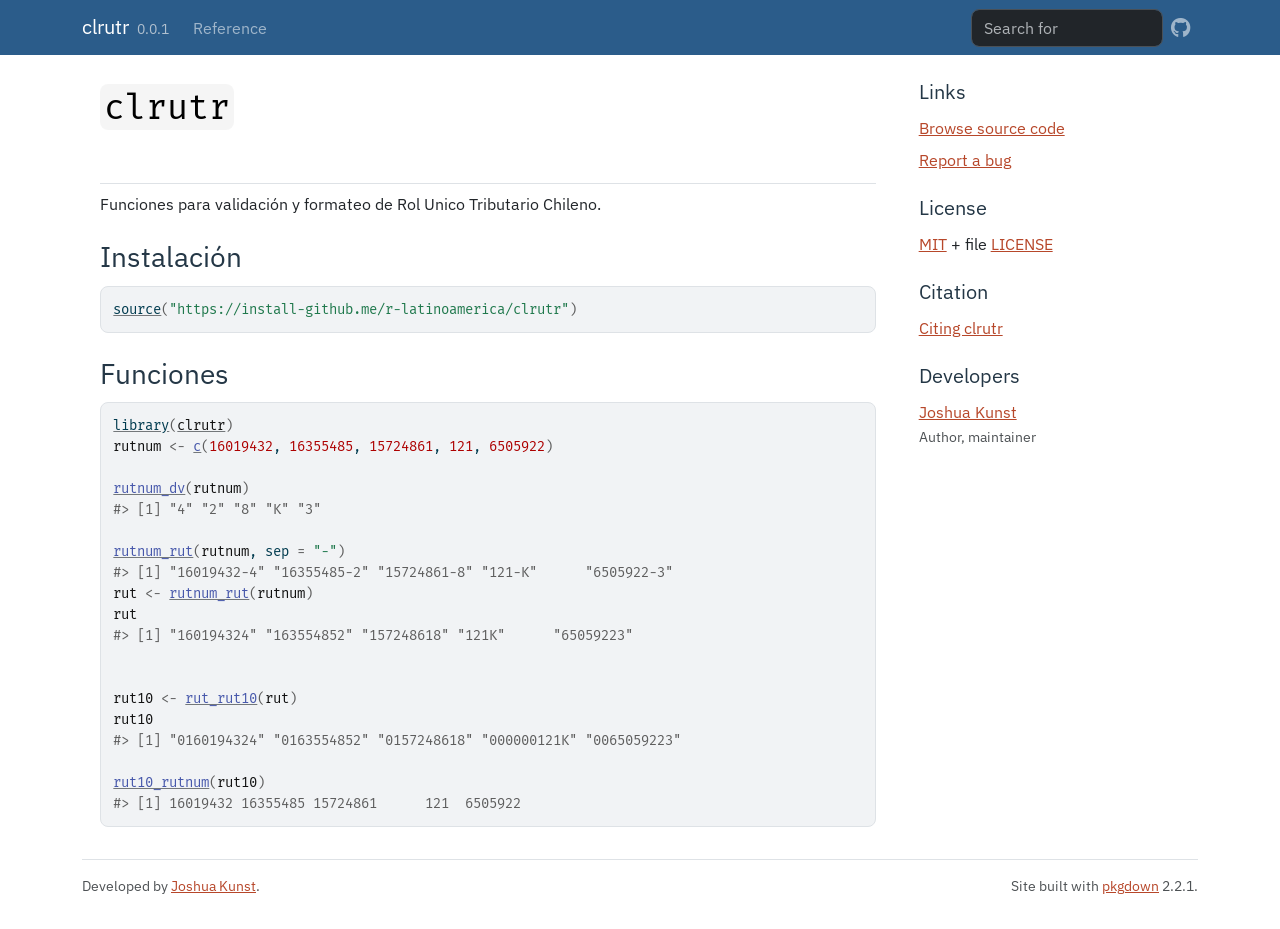
<file: index.html>
<!DOCTYPE html>
<!-- Generated by pkgdown: do not edit by hand --><html lang="es">
<head>
<meta http-equiv="Content-Type" content="text/html; charset=UTF-8">
<meta charset="utf-8">
<meta http-equiv="X-UA-Compatible" content="IE=edge">
<meta name="viewport" content="width=device-width, initial-scale=1, shrink-to-fit=no">
<title>Funciones para formatear Rol Unico Tributario de Chile • clrutr</title>
<script src="deps/jquery-3.6.0/jquery-3.6.0.min.js"></script><meta name="viewport" content="width=device-width, initial-scale=1, shrink-to-fit=no">
<link href="deps/bootstrap-5.3.8/bootstrap.min.css" rel="stylesheet">
<script src="deps/bootstrap-5.3.8/bootstrap.bundle.min.js"></script><link href="deps/IBM_Plex_Sans-0.4.10/font.css" rel="stylesheet">
<link href="deps/Fira_Mono-0.4.10/font.css" rel="stylesheet">
<link href="deps/font-awesome-6.5.2/css/all.min.css" rel="stylesheet">
<link href="deps/font-awesome-6.5.2/css/v4-shims.min.css" rel="stylesheet">
<script src="deps/headroom-0.11.0/headroom.min.js"></script><script src="deps/headroom-0.11.0/jQuery.headroom.min.js"></script><script src="deps/bootstrap-toc-1.0.1/bootstrap-toc.min.js"></script><script src="deps/clipboard.js-2.0.11/clipboard.min.js"></script><script src="deps/search-1.0.0/autocomplete.jquery.min.js"></script><script src="deps/search-1.0.0/fuse.min.js"></script><script src="deps/search-1.0.0/mark.min.js"></script><!-- pkgdown --><script src="pkgdown.js"></script><meta property="og:title" content="Funciones para formatear Rol Unico Tributario de Chile">
<meta name="description" content="Funciones para formatear en distintos formatos el rol unico tributario de Chile.">
<meta property="og:description" content="Funciones para formatear en distintos formatos el rol unico tributario de Chile.">
<!-- Google tag (gtag.js) --><script async src="https://www.googletagmanager.com/gtag/js?id=G-ECZ9XLT78C"></script><script>
  window.dataLayer = window.dataLayer || [];
  function gtag(){dataLayer.push(arguments);}
  gtag('js', new Date());
  gtag('config', 'G-ECZ9XLT78C');
</script>
</head>
<body>
    <a href="#main" class="visually-hidden-focusable">Skip to contents</a>


    <nav class="navbar navbar-expand-lg fixed-top bg-primary" data-bs-theme="dark" aria-label="Site navigation"><div class="container">

    <a class="navbar-brand me-2" href="index.html">clrutr</a>

    <small class="nav-text text-muted me-auto" data-bs-toggle="tooltip" data-bs-placement="bottom" title="">0.0.1</small>


    <button class="navbar-toggler" type="button" data-bs-toggle="collapse" data-bs-target="#navbar" aria-controls="navbar" aria-expanded="false" aria-label="Toggle navigation">
      <span class="navbar-toggler-icon"></span>
    </button>

    <div id="navbar" class="collapse navbar-collapse ms-3">
      <ul class="navbar-nav me-auto">
<li class="nav-item"><a class="nav-link" href="reference/index.html">Reference</a></li>
      </ul>
<ul class="navbar-nav">
<li class="nav-item"><form class="form-inline" role="search">
 <input class="form-control" type="search" name="search-input" id="search-input" autocomplete="off" aria-label="Search site" placeholder="Search for" data-search-index="search.json">
</form></li>
<li class="nav-item"><a class="external-link nav-link" href="https://github.com/jbkunst/clrutr/" aria-label="GitHub"><span class="fa fab fa-github fa-lg"></span></a></li>
      </ul>
</div>


  </div>
</nav><div class="container template-home">
<div class="row">
  <main id="main" class="col-md-9"><div class="section level1">
<div class="page-header"><h1 id="clrutr">
<code>clrutr</code><a class="anchor" aria-label="anchor" href="#clrutr"></a>
</h1></div>
<p>Funciones para validación y formateo de Rol Unico Tributario Chileno.</p>
<div class="section level2">
<h2 id="instalación">Instalación<a class="anchor" aria-label="anchor" href="#instalaci%C3%B3n"></a>
</h2>
<div class="sourceCode" id="cb1"><pre class="downlit sourceCode r">
<code class="sourceCode R"><span><span class="kw"><a href="https://rdrr.io/r/base/source.html" class="external-link">source</a></span><span class="op">(</span><span class="st">"https://install-github.me/r-latinoamerica/clrutr"</span><span class="op">)</span></span></code></pre></div>
</div>
<div class="section level2">
<h2 id="funciones">Funciones<a class="anchor" aria-label="anchor" href="#funciones"></a>
</h2>
<div class="sourceCode" id="cb2"><pre class="downlit sourceCode r">
<code class="sourceCode R"><span><span class="kw"><a href="https://rdrr.io/r/base/library.html" class="external-link">library</a></span><span class="op">(</span><span class="va"><a href="https://jkunst.com/clrutr/">clrutr</a></span><span class="op">)</span></span>
<span><span class="va">rutnum</span> <span class="op">&lt;-</span> <span class="fu"><a href="https://rdrr.io/r/base/c.html" class="external-link">c</a></span><span class="op">(</span><span class="fl">16019432</span>, <span class="fl">16355485</span>, <span class="fl">15724861</span>, <span class="fl">121</span>, <span class="fl">6505922</span><span class="op">)</span></span>
<span></span>
<span><span class="fu"><a href="reference/rutnum_dv.html">rutnum_dv</a></span><span class="op">(</span><span class="va">rutnum</span><span class="op">)</span></span>
<span><span class="co">#&gt; [1] "4" "2" "8" "K" "3"</span></span>
<span></span>
<span><span class="fu"><a href="reference/rutnum_rut.html">rutnum_rut</a></span><span class="op">(</span><span class="va">rutnum</span>, sep <span class="op">=</span> <span class="st">"-"</span><span class="op">)</span></span>
<span><span class="co">#&gt; [1] "16019432-4" "16355485-2" "15724861-8" "121-K"      "6505922-3"</span></span>
<span><span class="va">rut</span> <span class="op">&lt;-</span> <span class="fu"><a href="reference/rutnum_rut.html">rutnum_rut</a></span><span class="op">(</span><span class="va">rutnum</span><span class="op">)</span></span>
<span><span class="va">rut</span></span>
<span><span class="co">#&gt; [1] "160194324" "163554852" "157248618" "121K"      "65059223"</span></span>
<span></span>
<span></span>
<span><span class="va">rut10</span> <span class="op">&lt;-</span> <span class="fu"><a href="reference/rut_rut10.html">rut_rut10</a></span><span class="op">(</span><span class="va">rut</span><span class="op">)</span></span>
<span><span class="va">rut10</span></span>
<span><span class="co">#&gt; [1] "0160194324" "0163554852" "0157248618" "000000121K" "0065059223"</span></span>
<span></span>
<span><span class="fu"><a href="reference/rut10_rutnum.html">rut10_rutnum</a></span><span class="op">(</span><span class="va">rut10</span><span class="op">)</span></span>
<span><span class="co">#&gt; [1] 16019432 16355485 15724861      121  6505922</span></span></code></pre></div>
</div>
</div>
  </main><aside class="col-md-3"><div class="links">
<h2 data-toc-skip>Links</h2>
<ul class="list-unstyled">
<li><a href="https://github.com/jbkunst/clrutr/" class="external-link">Browse source code</a></li>
<li><a href="https://github.com/jbkunst/clrutr/issues" class="external-link">Report a bug</a></li>
</ul>
</div>

<div class="license">
<h2 data-toc-skip>License</h2>
<ul class="list-unstyled">
<li>
<a href="https://opensource.org/licenses/mit-license.php" class="external-link">MIT</a> + file <a href="LICENSE-text.html">LICENSE</a>
</li>
</ul>
</div>


<div class="citation">
<h2 data-toc-skip>Citation</h2>
<ul class="list-unstyled">
<li><a href="authors.html#citation">Citing clrutr</a></li>
</ul>
</div>

<div class="developers">
<h2 data-toc-skip>Developers</h2>
<ul class="list-unstyled">
<li>
<a href="https://jkunst.com" class="external-link">Joshua Kunst</a> <br><small class="roles"> Author, maintainer </small>   </li>
</ul>
</div>



  </aside>
</div>


    <footer><div class="pkgdown-footer-left">
  <p>Developed by <a href="https://jkunst.com" class="external-link">Joshua Kunst</a>.</p>
</div>

<div class="pkgdown-footer-right">
  <p>Site built with <a href="https://pkgdown.r-lib.org/" class="external-link">pkgdown</a> 2.2.1.</p>
</div>

    </footer>
</div>





  </body>
</html>
</file>
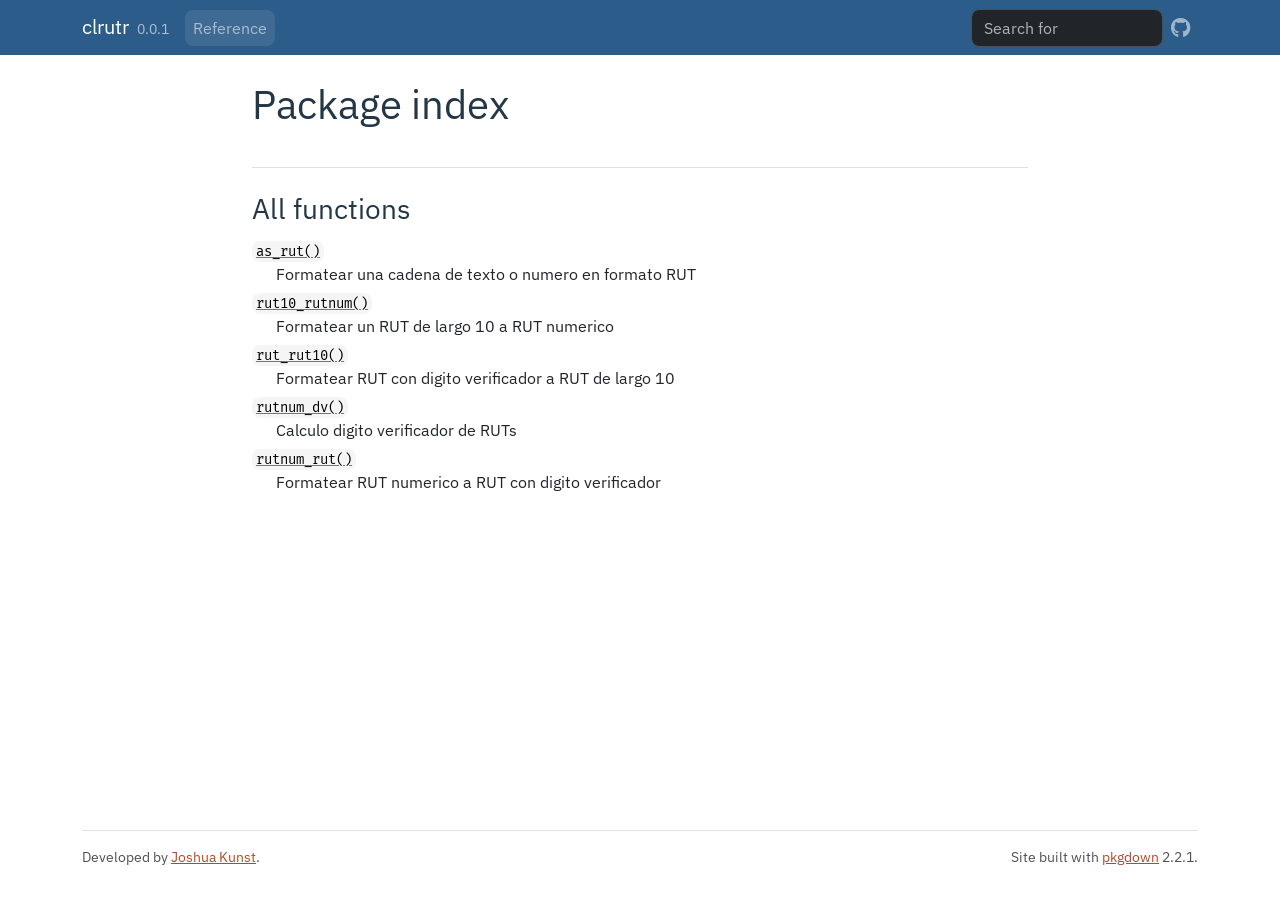
<file: reference/index.html>
<!DOCTYPE html>
<!-- Generated by pkgdown: do not edit by hand --><html lang="es"><head><meta http-equiv="Content-Type" content="text/html; charset=UTF-8"><meta charset="utf-8"><meta http-equiv="X-UA-Compatible" content="IE=edge"><meta name="viewport" content="width=device-width, initial-scale=1, shrink-to-fit=no"><title>Package index • clrutr</title><script src="../deps/jquery-3.6.0/jquery-3.6.0.min.js"></script><meta name="viewport" content="width=device-width, initial-scale=1, shrink-to-fit=no"><link href="../deps/bootstrap-5.3.8/bootstrap.min.css" rel="stylesheet"><script src="../deps/bootstrap-5.3.8/bootstrap.bundle.min.js"></script><link href="../deps/IBM_Plex_Sans-0.4.10/font.css" rel="stylesheet"><link href="../deps/Fira_Mono-0.4.10/font.css" rel="stylesheet"><link href="../deps/font-awesome-6.5.2/css/all.min.css" rel="stylesheet"><link href="../deps/font-awesome-6.5.2/css/v4-shims.min.css" rel="stylesheet"><script src="../deps/headroom-0.11.0/headroom.min.js"></script><script src="../deps/headroom-0.11.0/jQuery.headroom.min.js"></script><script src="../deps/bootstrap-toc-1.0.1/bootstrap-toc.min.js"></script><script src="../deps/clipboard.js-2.0.11/clipboard.min.js"></script><script src="../deps/search-1.0.0/autocomplete.jquery.min.js"></script><script src="../deps/search-1.0.0/fuse.min.js"></script><script src="../deps/search-1.0.0/mark.min.js"></script><!-- pkgdown --><script src="../pkgdown.js"></script><meta property="og:title" content="Package index"><!-- Google tag (gtag.js) --><script async src="https://www.googletagmanager.com/gtag/js?id=G-ECZ9XLT78C"></script><script>
  window.dataLayer = window.dataLayer || [];
  function gtag(){dataLayer.push(arguments);}
  gtag('js', new Date());
  gtag('config', 'G-ECZ9XLT78C');
</script></head><body>
    <a href="#main" class="visually-hidden-focusable">Skip to contents</a>


    <nav class="navbar navbar-expand-lg fixed-top bg-primary" data-bs-theme="dark" aria-label="Site navigation"><div class="container">

    <a class="navbar-brand me-2" href="../index.html">clrutr</a>

    <small class="nav-text text-muted me-auto" data-bs-toggle="tooltip" data-bs-placement="bottom" title="">0.0.1</small>


    <button class="navbar-toggler" type="button" data-bs-toggle="collapse" data-bs-target="#navbar" aria-controls="navbar" aria-expanded="false" aria-label="Toggle navigation">
      <span class="navbar-toggler-icon"></span>
    </button>

    <div id="navbar" class="collapse navbar-collapse ms-3">
      <ul class="navbar-nav me-auto"><li class="active nav-item"><a class="nav-link" href="../reference/index.html">Reference</a></li>
      </ul><ul class="navbar-nav"><li class="nav-item"><form class="form-inline" role="search">
 <input class="form-control" type="search" name="search-input" id="search-input" autocomplete="off" aria-label="Search site" placeholder="Search for" data-search-index="../search.json"></form></li>
<li class="nav-item"><a class="external-link nav-link" href="https://github.com/jbkunst/clrutr/" aria-label="GitHub"><span class="fa fab fa-github fa-lg"></span></a></li>
      </ul></div>


  </div>
</nav><div class="container template-reference-index">
<div class="row">
  <main id="main" class="col-md-9"><div class="page-header">

      <h1>Package index</h1>
    </div>

    <div class="section level2">
      <h2 id="all-functions">All functions<a class="anchor" aria-label="anchor" href="#all-functions"></a></h2>



      <dl></dl></div><div class="section level2">




      <dl><dt>

          <code><a href="as_rut.html">as_rut()</a></code>

        </dt>
        <dd>Formatear una cadena de texto o numero en formato RUT</dd>

        <dt>

          <code><a href="rut10_rutnum.html">rut10_rutnum()</a></code>

        </dt>
        <dd>Formatear un RUT de largo 10 a RUT numerico</dd>

        <dt>

          <code><a href="rut_rut10.html">rut_rut10()</a></code>

        </dt>
        <dd>Formatear RUT con digito verificador a RUT de largo 10</dd>

        <dt>

          <code><a href="rutnum_dv.html">rutnum_dv()</a></code>

        </dt>
        <dd>Calculo digito verificador de RUTs</dd>

        <dt>

          <code><a href="rutnum_rut.html">rutnum_rut()</a></code>

        </dt>
        <dd>Formatear RUT numerico a RUT con digito verificador</dd>
      </dl></div>
  </main></div>


    <footer><div class="pkgdown-footer-left">
  <p>Developed by <a href="https://jkunst.com" class="external-link">Joshua Kunst</a>.</p>
</div>

<div class="pkgdown-footer-right">
  <p>Site built with <a href="https://pkgdown.r-lib.org/" class="external-link">pkgdown</a> 2.2.1.</p>
</div>

    </footer></div>





  </body></html>
</file>
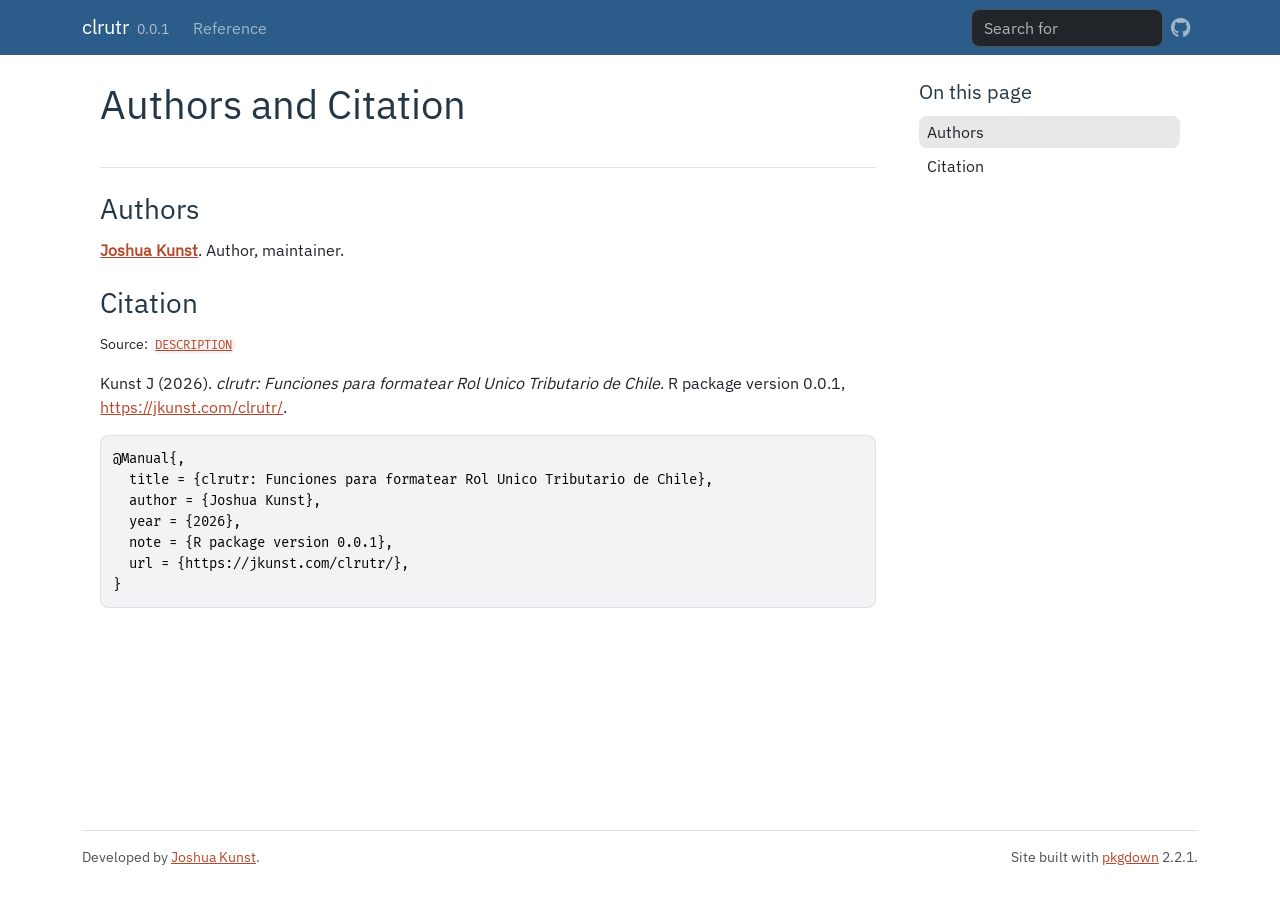
<file: authors.html>
<!DOCTYPE html>
<!-- Generated by pkgdown: do not edit by hand --><html lang="es"><head><meta http-equiv="Content-Type" content="text/html; charset=UTF-8"><meta charset="utf-8"><meta http-equiv="X-UA-Compatible" content="IE=edge"><meta name="viewport" content="width=device-width, initial-scale=1, shrink-to-fit=no"><title>Authors and Citation • clrutr</title><script src="deps/jquery-3.6.0/jquery-3.6.0.min.js"></script><meta name="viewport" content="width=device-width, initial-scale=1, shrink-to-fit=no"><link href="deps/bootstrap-5.3.8/bootstrap.min.css" rel="stylesheet"><script src="deps/bootstrap-5.3.8/bootstrap.bundle.min.js"></script><link href="deps/IBM_Plex_Sans-0.4.10/font.css" rel="stylesheet"><link href="deps/Fira_Mono-0.4.10/font.css" rel="stylesheet"><link href="deps/font-awesome-6.5.2/css/all.min.css" rel="stylesheet"><link href="deps/font-awesome-6.5.2/css/v4-shims.min.css" rel="stylesheet"><script src="deps/headroom-0.11.0/headroom.min.js"></script><script src="deps/headroom-0.11.0/jQuery.headroom.min.js"></script><script src="deps/bootstrap-toc-1.0.1/bootstrap-toc.min.js"></script><script src="deps/clipboard.js-2.0.11/clipboard.min.js"></script><script src="deps/search-1.0.0/autocomplete.jquery.min.js"></script><script src="deps/search-1.0.0/fuse.min.js"></script><script src="deps/search-1.0.0/mark.min.js"></script><!-- pkgdown --><script src="pkgdown.js"></script><meta property="og:title" content="Authors and Citation"><!-- Google tag (gtag.js) --><script async src="https://www.googletagmanager.com/gtag/js?id=G-ECZ9XLT78C"></script><script>
  window.dataLayer = window.dataLayer || [];
  function gtag(){dataLayer.push(arguments);}
  gtag('js', new Date());
  gtag('config', 'G-ECZ9XLT78C');
</script></head><body>
    <a href="#main" class="visually-hidden-focusable">Skip to contents</a>


    <nav class="navbar navbar-expand-lg fixed-top bg-primary" data-bs-theme="dark" aria-label="Site navigation"><div class="container">

    <a class="navbar-brand me-2" href="index.html">clrutr</a>

    <small class="nav-text text-muted me-auto" data-bs-toggle="tooltip" data-bs-placement="bottom" title="">0.0.1</small>


    <button class="navbar-toggler" type="button" data-bs-toggle="collapse" data-bs-target="#navbar" aria-controls="navbar" aria-expanded="false" aria-label="Toggle navigation">
      <span class="navbar-toggler-icon"></span>
    </button>

    <div id="navbar" class="collapse navbar-collapse ms-3">
      <ul class="navbar-nav me-auto"><li class="nav-item"><a class="nav-link" href="reference/index.html">Reference</a></li>
      </ul><ul class="navbar-nav"><li class="nav-item"><form class="form-inline" role="search">
 <input class="form-control" type="search" name="search-input" id="search-input" autocomplete="off" aria-label="Search site" placeholder="Search for" data-search-index="search.json"></form></li>
<li class="nav-item"><a class="external-link nav-link" href="https://github.com/jbkunst/clrutr/" aria-label="GitHub"><span class="fa fab fa-github fa-lg"></span></a></li>
      </ul></div>


  </div>
</nav><div class="container template-citation-authors">
<div class="row">
  <main id="main" class="col-md-9"><div class="page-header">

      <h1>Authors and Citation</h1>
    </div>

    <div class="section level2">
      <h2>Authors</h2>

      <ul class="list-unstyled"><li>
          <p><strong><a href="https://jkunst.com" class="external-link">Joshua Kunst</a></strong>. Author, maintainer.
          </p>
        </li>
      </ul></div>

    <div class="section level2">
      <h2 id="citation">Citation</h2>
      <p><small class="dont-index">Source: <a href="https://github.com/jbkunst/clrutr/blob/master/DESCRIPTION" class="external-link"><code>DESCRIPTION</code></a></small></p>

      <p>Kunst J (2026).
<em>clrutr: Funciones para formatear Rol Unico Tributario de Chile</em>.
R package version 0.0.1, <a href="https://jkunst.com/clrutr/">https://jkunst.com/clrutr/</a>.
</p>
      <pre>@Manual{,
  title = {clrutr: Funciones para formatear Rol Unico Tributario de Chile},
  author = {Joshua Kunst},
  year = {2026},
  note = {R package version 0.0.1},
  url = {https://jkunst.com/clrutr/},
}</pre>
    </div>

  </main><aside class="col-md-3"><nav id="toc" aria-label="Table of contents"><h2>On this page</h2>
    </nav></aside></div>


    <footer><div class="pkgdown-footer-left">
  <p>Developed by <a href="https://jkunst.com" class="external-link">Joshua Kunst</a>.</p>
</div>

<div class="pkgdown-footer-right">
  <p>Site built with <a href="https://pkgdown.r-lib.org/" class="external-link">pkgdown</a> 2.2.1.</p>
</div>

    </footer></div>





  </body></html>
</file>
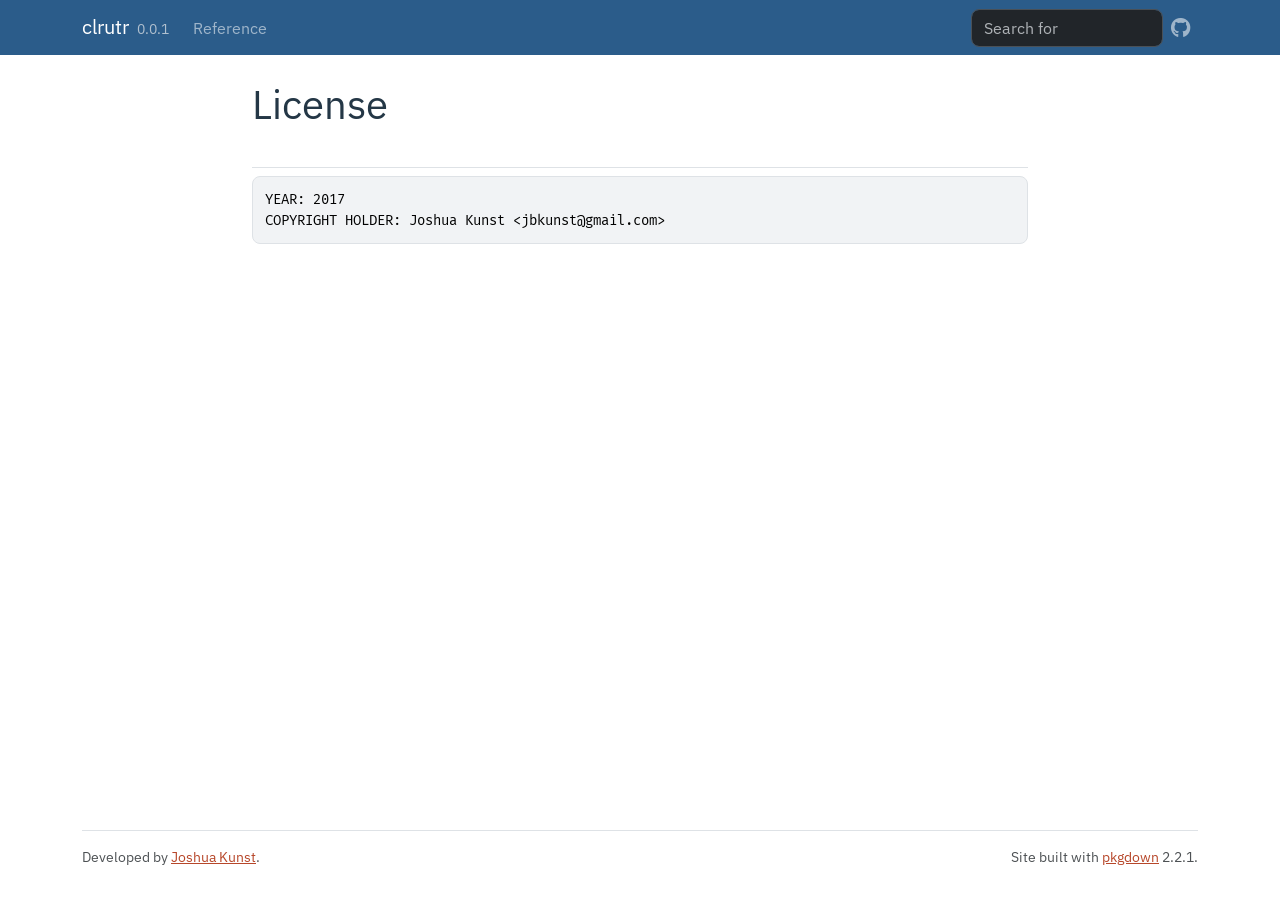
<file: LICENSE-text.html>
<!DOCTYPE html>
<!-- Generated by pkgdown: do not edit by hand --><html lang="es"><head><meta http-equiv="Content-Type" content="text/html; charset=UTF-8"><meta charset="utf-8"><meta http-equiv="X-UA-Compatible" content="IE=edge"><meta name="viewport" content="width=device-width, initial-scale=1, shrink-to-fit=no"><title>License • clrutr</title><script src="deps/jquery-3.6.0/jquery-3.6.0.min.js"></script><meta name="viewport" content="width=device-width, initial-scale=1, shrink-to-fit=no"><link href="deps/bootstrap-5.3.8/bootstrap.min.css" rel="stylesheet"><script src="deps/bootstrap-5.3.8/bootstrap.bundle.min.js"></script><link href="deps/IBM_Plex_Sans-0.4.10/font.css" rel="stylesheet"><link href="deps/Fira_Mono-0.4.10/font.css" rel="stylesheet"><link href="deps/font-awesome-6.5.2/css/all.min.css" rel="stylesheet"><link href="deps/font-awesome-6.5.2/css/v4-shims.min.css" rel="stylesheet"><script src="deps/headroom-0.11.0/headroom.min.js"></script><script src="deps/headroom-0.11.0/jQuery.headroom.min.js"></script><script src="deps/bootstrap-toc-1.0.1/bootstrap-toc.min.js"></script><script src="deps/clipboard.js-2.0.11/clipboard.min.js"></script><script src="deps/search-1.0.0/autocomplete.jquery.min.js"></script><script src="deps/search-1.0.0/fuse.min.js"></script><script src="deps/search-1.0.0/mark.min.js"></script><!-- pkgdown --><script src="pkgdown.js"></script><meta property="og:title" content="License"><!-- Google tag (gtag.js) --><script async src="https://www.googletagmanager.com/gtag/js?id=G-ECZ9XLT78C"></script><script>
  window.dataLayer = window.dataLayer || [];
  function gtag(){dataLayer.push(arguments);}
  gtag('js', new Date());
  gtag('config', 'G-ECZ9XLT78C');
</script></head><body>
    <a href="#main" class="visually-hidden-focusable">Skip to contents</a>


    <nav class="navbar navbar-expand-lg fixed-top bg-primary" data-bs-theme="dark" aria-label="Site navigation"><div class="container">

    <a class="navbar-brand me-2" href="index.html">clrutr</a>

    <small class="nav-text text-muted me-auto" data-bs-toggle="tooltip" data-bs-placement="bottom" title="">0.0.1</small>


    <button class="navbar-toggler" type="button" data-bs-toggle="collapse" data-bs-target="#navbar" aria-controls="navbar" aria-expanded="false" aria-label="Toggle navigation">
      <span class="navbar-toggler-icon"></span>
    </button>

    <div id="navbar" class="collapse navbar-collapse ms-3">
      <ul class="navbar-nav me-auto"><li class="nav-item"><a class="nav-link" href="reference/index.html">Reference</a></li>
      </ul><ul class="navbar-nav"><li class="nav-item"><form class="form-inline" role="search">
 <input class="form-control" type="search" name="search-input" id="search-input" autocomplete="off" aria-label="Search site" placeholder="Search for" data-search-index="search.json"></form></li>
<li class="nav-item"><a class="external-link nav-link" href="https://github.com/jbkunst/clrutr/" aria-label="GitHub"><span class="fa fab fa-github fa-lg"></span></a></li>
      </ul></div>


  </div>
</nav><div class="container template-title-body">
<div class="row">
  <main id="main" class="col-md-9"><div class="page-header">

      <h1>License</h1>

    </div>

<pre>YEAR: 2017
COPYRIGHT HOLDER: Joshua Kunst &lt;jbkunst@gmail.com&gt;
</pre>

  </main></div>


    <footer><div class="pkgdown-footer-left">
  <p>Developed by <a href="https://jkunst.com" class="external-link">Joshua Kunst</a>.</p>
</div>

<div class="pkgdown-footer-right">
  <p>Site built with <a href="https://pkgdown.r-lib.org/" class="external-link">pkgdown</a> 2.2.1.</p>
</div>

    </footer></div>





  </body></html>
</file>
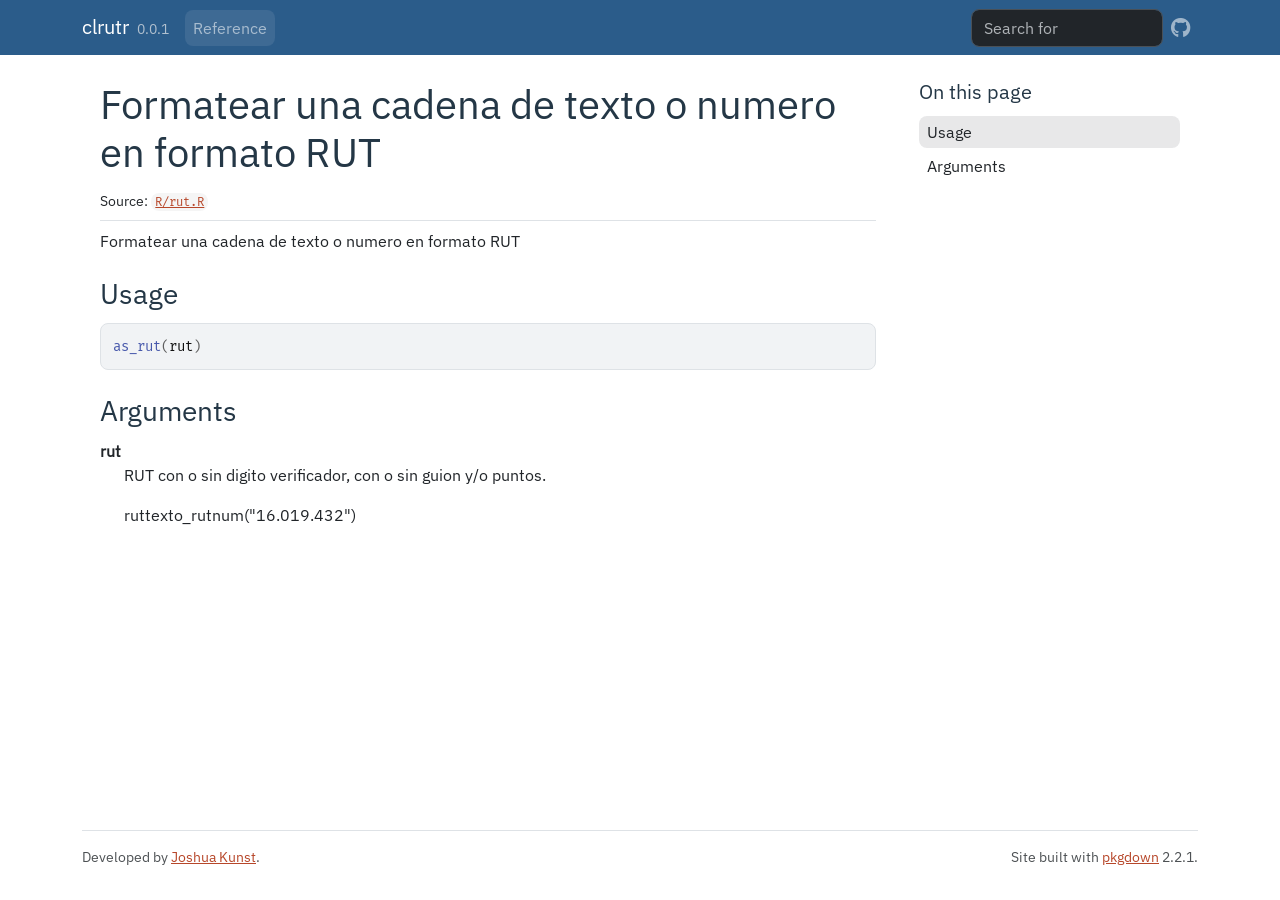
<file: reference/as_rut.html>
<!DOCTYPE html>
<!-- Generated by pkgdown: do not edit by hand --><html lang="es"><head><meta http-equiv="Content-Type" content="text/html; charset=UTF-8"><meta charset="utf-8"><meta http-equiv="X-UA-Compatible" content="IE=edge"><meta name="viewport" content="width=device-width, initial-scale=1, shrink-to-fit=no"><title>Formatear una cadena de texto o numero en formato RUT — as_rut • clrutr</title><script src="../deps/jquery-3.6.0/jquery-3.6.0.min.js"></script><meta name="viewport" content="width=device-width, initial-scale=1, shrink-to-fit=no"><link href="../deps/bootstrap-5.3.8/bootstrap.min.css" rel="stylesheet"><script src="../deps/bootstrap-5.3.8/bootstrap.bundle.min.js"></script><link href="../deps/IBM_Plex_Sans-0.4.10/font.css" rel="stylesheet"><link href="../deps/Fira_Mono-0.4.10/font.css" rel="stylesheet"><link href="../deps/font-awesome-6.5.2/css/all.min.css" rel="stylesheet"><link href="../deps/font-awesome-6.5.2/css/v4-shims.min.css" rel="stylesheet"><script src="../deps/headroom-0.11.0/headroom.min.js"></script><script src="../deps/headroom-0.11.0/jQuery.headroom.min.js"></script><script src="../deps/bootstrap-toc-1.0.1/bootstrap-toc.min.js"></script><script src="../deps/clipboard.js-2.0.11/clipboard.min.js"></script><script src="../deps/search-1.0.0/autocomplete.jquery.min.js"></script><script src="../deps/search-1.0.0/fuse.min.js"></script><script src="../deps/search-1.0.0/mark.min.js"></script><!-- pkgdown --><script src="../pkgdown.js"></script><meta property="og:title" content="Formatear una cadena de texto o numero en formato RUT — as_rut"><meta name="description" content="Formatear una cadena de texto o numero en formato RUT"><meta property="og:description" content="Formatear una cadena de texto o numero en formato RUT"><!-- Google tag (gtag.js) --><script async src="https://www.googletagmanager.com/gtag/js?id=G-ECZ9XLT78C"></script><script>
  window.dataLayer = window.dataLayer || [];
  function gtag(){dataLayer.push(arguments);}
  gtag('js', new Date());
  gtag('config', 'G-ECZ9XLT78C');
</script></head><body>
    <a href="#main" class="visually-hidden-focusable">Skip to contents</a>


    <nav class="navbar navbar-expand-lg fixed-top bg-primary" data-bs-theme="dark" aria-label="Site navigation"><div class="container">

    <a class="navbar-brand me-2" href="../index.html">clrutr</a>

    <small class="nav-text text-muted me-auto" data-bs-toggle="tooltip" data-bs-placement="bottom" title="">0.0.1</small>


    <button class="navbar-toggler" type="button" data-bs-toggle="collapse" data-bs-target="#navbar" aria-controls="navbar" aria-expanded="false" aria-label="Toggle navigation">
      <span class="navbar-toggler-icon"></span>
    </button>

    <div id="navbar" class="collapse navbar-collapse ms-3">
      <ul class="navbar-nav me-auto"><li class="active nav-item"><a class="nav-link" href="../reference/index.html">Reference</a></li>
      </ul><ul class="navbar-nav"><li class="nav-item"><form class="form-inline" role="search">
 <input class="form-control" type="search" name="search-input" id="search-input" autocomplete="off" aria-label="Search site" placeholder="Search for" data-search-index="../search.json"></form></li>
<li class="nav-item"><a class="external-link nav-link" href="https://github.com/jbkunst/clrutr/" aria-label="GitHub"><span class="fa fab fa-github fa-lg"></span></a></li>
      </ul></div>


  </div>
</nav><div class="container template-reference-topic">
<div class="row">
  <main id="main" class="col-md-9"><div class="page-header">

      <h1>Formatear una cadena de texto o numero en formato RUT</h1>
      <small class="dont-index">Source: <a href="https://github.com/jbkunst/clrutr/blob/master/R/rut.R" class="external-link"><code>R/rut.R</code></a></small>
      <div class="d-none name"><code>as_rut.Rd</code></div>
    </div>

    <div class="ref-description section level2">
    <p>Formatear una cadena de texto o numero en formato RUT</p>
    </div>

    <div class="section level2">
    <h2 id="ref-usage">Usage<a class="anchor" aria-label="anchor" href="#ref-usage"></a></h2>
    <div class="sourceCode"><pre class="sourceCode r"><code><span><span class="fu">as_rut</span><span class="op">(</span><span class="va">rut</span><span class="op">)</span></span></code></pre></div>
    </div>

    <div class="section level2">
    <h2 id="arguments">Arguments<a class="anchor" aria-label="anchor" href="#arguments"></a></h2>


<dl><dt id="arg-rut">rut<a class="anchor" aria-label="anchor" href="#arg-rut"></a></dt>
<dd><p>RUT con o sin digito verificador, con o sin guion y/o puntos.</p>
<p>ruttexto_rutnum("16.019.432")</p></dd>

</dl></div>

  </main><aside class="col-md-3"><nav id="toc" aria-label="Table of contents"><h2>On this page</h2>
    </nav></aside></div>


    <footer><div class="pkgdown-footer-left">
  <p>Developed by <a href="https://jkunst.com" class="external-link">Joshua Kunst</a>.</p>
</div>

<div class="pkgdown-footer-right">
  <p>Site built with <a href="https://pkgdown.r-lib.org/" class="external-link">pkgdown</a> 2.2.1.</p>
</div>

    </footer></div>





  </body></html>
</file>
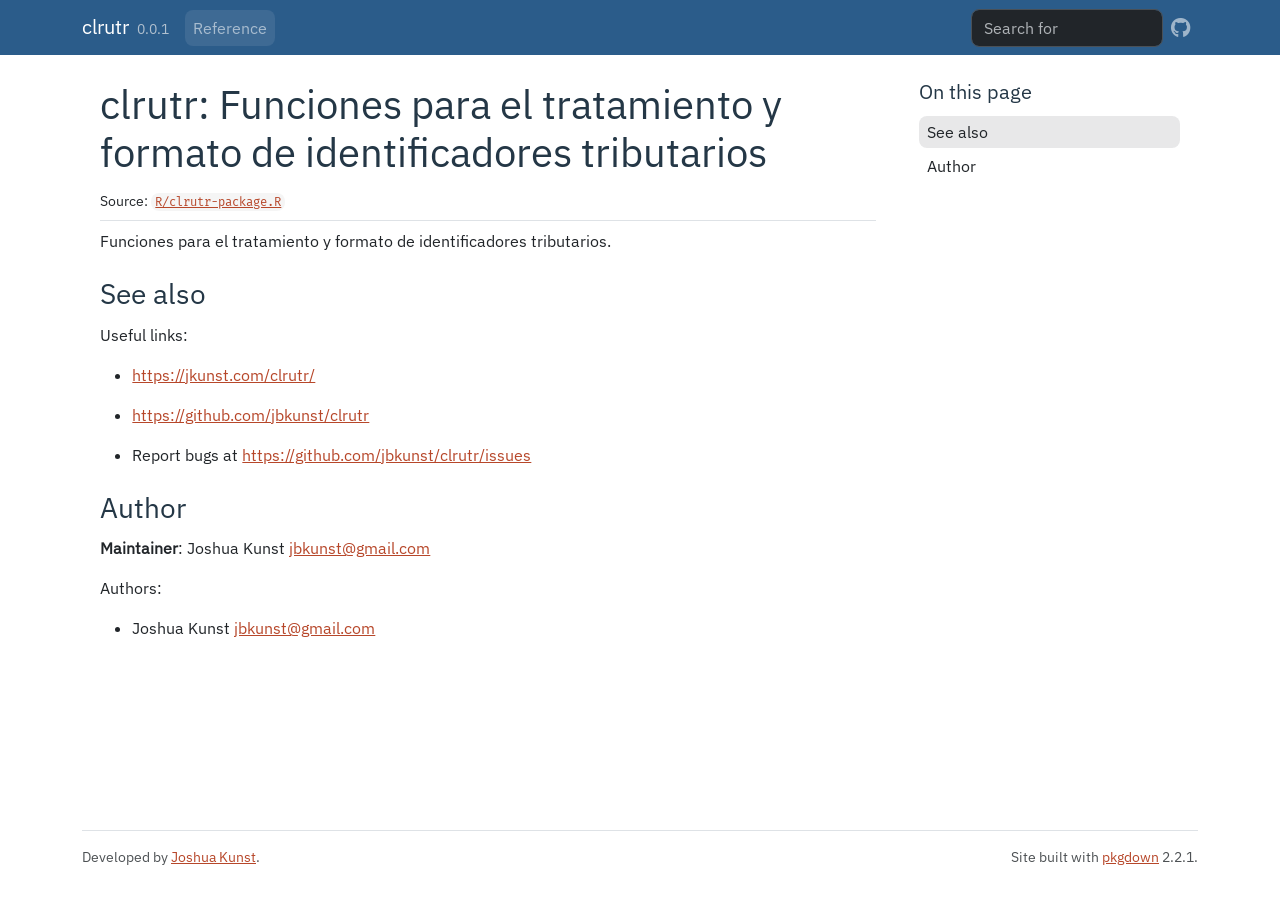
<file: reference/clrutr-package.html>
<!DOCTYPE html>
<!-- Generated by pkgdown: do not edit by hand --><html lang="es"><head><meta http-equiv="Content-Type" content="text/html; charset=UTF-8"><meta charset="utf-8"><meta http-equiv="X-UA-Compatible" content="IE=edge"><meta name="viewport" content="width=device-width, initial-scale=1, shrink-to-fit=no"><title>clrutr: Funciones para el tratamiento y formato de identificadores tributarios — clrutr-package • clrutr</title><script src="../deps/jquery-3.6.0/jquery-3.6.0.min.js"></script><meta name="viewport" content="width=device-width, initial-scale=1, shrink-to-fit=no"><link href="../deps/bootstrap-5.3.8/bootstrap.min.css" rel="stylesheet"><script src="../deps/bootstrap-5.3.8/bootstrap.bundle.min.js"></script><link href="../deps/IBM_Plex_Sans-0.4.10/font.css" rel="stylesheet"><link href="../deps/Fira_Mono-0.4.10/font.css" rel="stylesheet"><link href="../deps/font-awesome-6.5.2/css/all.min.css" rel="stylesheet"><link href="../deps/font-awesome-6.5.2/css/v4-shims.min.css" rel="stylesheet"><script src="../deps/headroom-0.11.0/headroom.min.js"></script><script src="../deps/headroom-0.11.0/jQuery.headroom.min.js"></script><script src="../deps/bootstrap-toc-1.0.1/bootstrap-toc.min.js"></script><script src="../deps/clipboard.js-2.0.11/clipboard.min.js"></script><script src="../deps/search-1.0.0/autocomplete.jquery.min.js"></script><script src="../deps/search-1.0.0/fuse.min.js"></script><script src="../deps/search-1.0.0/mark.min.js"></script><!-- pkgdown --><script src="../pkgdown.js"></script><meta property="og:title" content="clrutr: Funciones para el tratamiento y formato de identificadores tributarios — clrutr-package"><meta name="description" content="Funciones para el tratamiento y formato de identificadores tributarios."><meta property="og:description" content="Funciones para el tratamiento y formato de identificadores tributarios."><!-- Google tag (gtag.js) --><script async src="https://www.googletagmanager.com/gtag/js?id=G-ECZ9XLT78C"></script><script>
  window.dataLayer = window.dataLayer || [];
  function gtag(){dataLayer.push(arguments);}
  gtag('js', new Date());
  gtag('config', 'G-ECZ9XLT78C');
</script></head><body>
    <a href="#main" class="visually-hidden-focusable">Skip to contents</a>


    <nav class="navbar navbar-expand-lg fixed-top bg-primary" data-bs-theme="dark" aria-label="Site navigation"><div class="container">

    <a class="navbar-brand me-2" href="../index.html">clrutr</a>

    <small class="nav-text text-muted me-auto" data-bs-toggle="tooltip" data-bs-placement="bottom" title="">0.0.1</small>


    <button class="navbar-toggler" type="button" data-bs-toggle="collapse" data-bs-target="#navbar" aria-controls="navbar" aria-expanded="false" aria-label="Toggle navigation">
      <span class="navbar-toggler-icon"></span>
    </button>

    <div id="navbar" class="collapse navbar-collapse ms-3">
      <ul class="navbar-nav me-auto"><li class="active nav-item"><a class="nav-link" href="../reference/index.html">Reference</a></li>
      </ul><ul class="navbar-nav"><li class="nav-item"><form class="form-inline" role="search">
 <input class="form-control" type="search" name="search-input" id="search-input" autocomplete="off" aria-label="Search site" placeholder="Search for" data-search-index="../search.json"></form></li>
<li class="nav-item"><a class="external-link nav-link" href="https://github.com/jbkunst/clrutr/" aria-label="GitHub"><span class="fa fab fa-github fa-lg"></span></a></li>
      </ul></div>


  </div>
</nav><div class="container template-reference-topic">
<div class="row">
  <main id="main" class="col-md-9"><div class="page-header">

      <h1>clrutr: Funciones para el tratamiento y formato de identificadores tributarios</h1>
      <small class="dont-index">Source: <a href="https://github.com/jbkunst/clrutr/blob/master/R/clrutr-package.R" class="external-link"><code>R/clrutr-package.R</code></a></small>
      <div class="d-none name"><code>clrutr-package.Rd</code></div>
    </div>

    <div class="ref-description section level2">
    <p>Funciones para el tratamiento y formato de identificadores tributarios.</p>
    </div>


    <div class="section level2">
    <h2 id="see-also">See also<a class="anchor" aria-label="anchor" href="#see-also"></a></h2>
    <div class="dont-index"><p>Useful links:</p><ul><li><p><a href="https://jkunst.com/clrutr/">https://jkunst.com/clrutr/</a></p></li>
<li><p><a href="https://github.com/jbkunst/clrutr" class="external-link">https://github.com/jbkunst/clrutr</a></p></li>
<li><p>Report bugs at <a href="https://github.com/jbkunst/clrutr/issues" class="external-link">https://github.com/jbkunst/clrutr/issues</a></p></li>
</ul></div>
    </div>
    <div class="section level2">
    <h2 id="author">Author<a class="anchor" aria-label="anchor" href="#author"></a></h2>
    <p><strong>Maintainer</strong>: Joshua Kunst <a href="mailto:jbkunst@gmail.com">jbkunst@gmail.com</a></p>
<p>Authors:</p><ul><li><p>Joshua Kunst <a href="mailto:jbkunst@gmail.com">jbkunst@gmail.com</a></p></li>
</ul></div>

  </main><aside class="col-md-3"><nav id="toc" aria-label="Table of contents"><h2>On this page</h2>
    </nav></aside></div>


    <footer><div class="pkgdown-footer-left">
  <p>Developed by <a href="https://jkunst.com" class="external-link">Joshua Kunst</a>.</p>
</div>

<div class="pkgdown-footer-right">
  <p>Site built with <a href="https://pkgdown.r-lib.org/" class="external-link">pkgdown</a> 2.2.1.</p>
</div>

    </footer></div>





  </body></html>
</file>
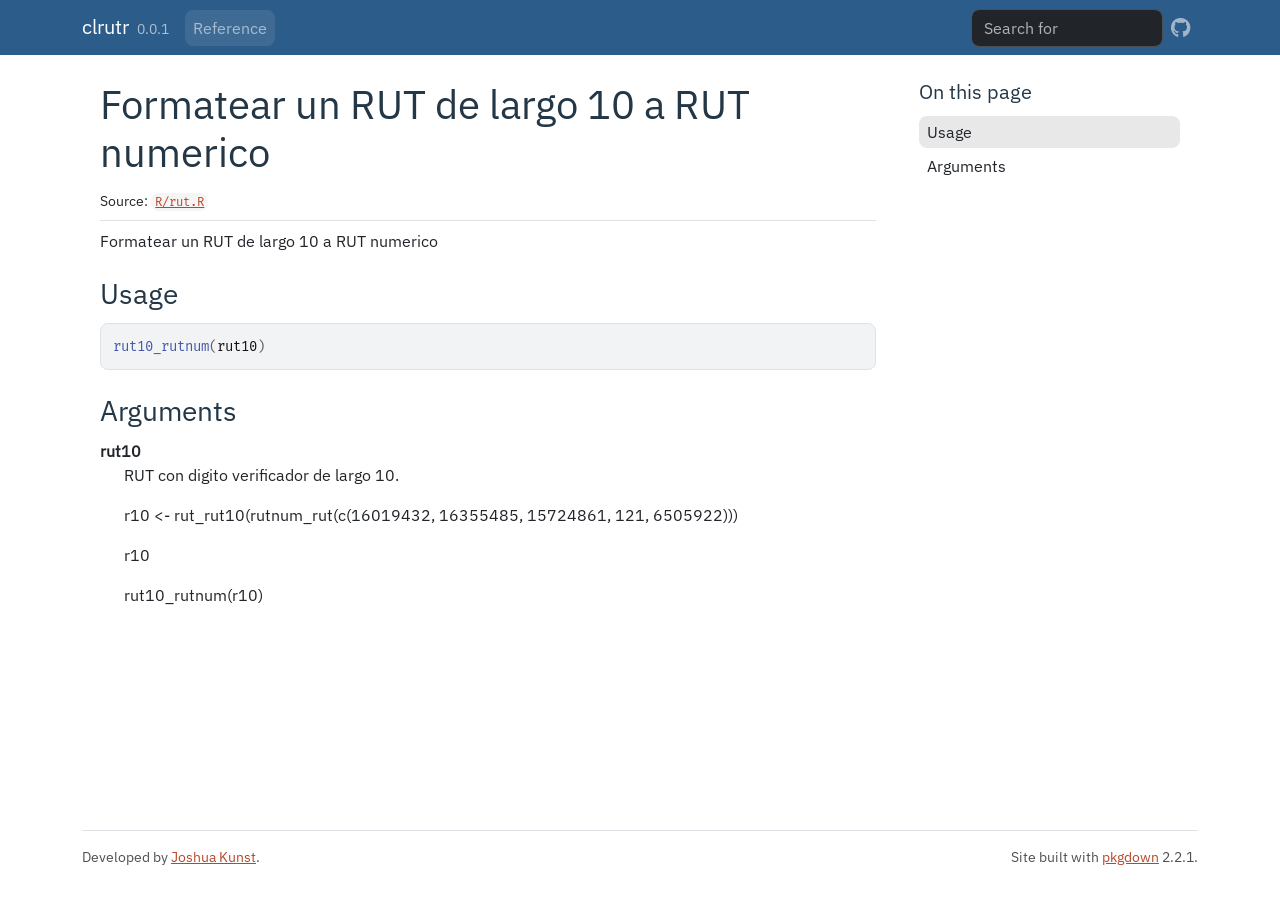
<file: reference/rut10_rutnum.html>
<!DOCTYPE html>
<!-- Generated by pkgdown: do not edit by hand --><html lang="es"><head><meta http-equiv="Content-Type" content="text/html; charset=UTF-8"><meta charset="utf-8"><meta http-equiv="X-UA-Compatible" content="IE=edge"><meta name="viewport" content="width=device-width, initial-scale=1, shrink-to-fit=no"><title>Formatear un RUT de largo 10 a RUT numerico — rut10_rutnum • clrutr</title><script src="../deps/jquery-3.6.0/jquery-3.6.0.min.js"></script><meta name="viewport" content="width=device-width, initial-scale=1, shrink-to-fit=no"><link href="../deps/bootstrap-5.3.8/bootstrap.min.css" rel="stylesheet"><script src="../deps/bootstrap-5.3.8/bootstrap.bundle.min.js"></script><link href="../deps/IBM_Plex_Sans-0.4.10/font.css" rel="stylesheet"><link href="../deps/Fira_Mono-0.4.10/font.css" rel="stylesheet"><link href="../deps/font-awesome-6.5.2/css/all.min.css" rel="stylesheet"><link href="../deps/font-awesome-6.5.2/css/v4-shims.min.css" rel="stylesheet"><script src="../deps/headroom-0.11.0/headroom.min.js"></script><script src="../deps/headroom-0.11.0/jQuery.headroom.min.js"></script><script src="../deps/bootstrap-toc-1.0.1/bootstrap-toc.min.js"></script><script src="../deps/clipboard.js-2.0.11/clipboard.min.js"></script><script src="../deps/search-1.0.0/autocomplete.jquery.min.js"></script><script src="../deps/search-1.0.0/fuse.min.js"></script><script src="../deps/search-1.0.0/mark.min.js"></script><!-- pkgdown --><script src="../pkgdown.js"></script><meta property="og:title" content="Formatear un RUT de largo 10 a RUT numerico — rut10_rutnum"><meta name="description" content="Formatear un RUT de largo 10 a RUT numerico"><meta property="og:description" content="Formatear un RUT de largo 10 a RUT numerico"><!-- Google tag (gtag.js) --><script async src="https://www.googletagmanager.com/gtag/js?id=G-ECZ9XLT78C"></script><script>
  window.dataLayer = window.dataLayer || [];
  function gtag(){dataLayer.push(arguments);}
  gtag('js', new Date());
  gtag('config', 'G-ECZ9XLT78C');
</script></head><body>
    <a href="#main" class="visually-hidden-focusable">Skip to contents</a>


    <nav class="navbar navbar-expand-lg fixed-top bg-primary" data-bs-theme="dark" aria-label="Site navigation"><div class="container">

    <a class="navbar-brand me-2" href="../index.html">clrutr</a>

    <small class="nav-text text-muted me-auto" data-bs-toggle="tooltip" data-bs-placement="bottom" title="">0.0.1</small>


    <button class="navbar-toggler" type="button" data-bs-toggle="collapse" data-bs-target="#navbar" aria-controls="navbar" aria-expanded="false" aria-label="Toggle navigation">
      <span class="navbar-toggler-icon"></span>
    </button>

    <div id="navbar" class="collapse navbar-collapse ms-3">
      <ul class="navbar-nav me-auto"><li class="active nav-item"><a class="nav-link" href="../reference/index.html">Reference</a></li>
      </ul><ul class="navbar-nav"><li class="nav-item"><form class="form-inline" role="search">
 <input class="form-control" type="search" name="search-input" id="search-input" autocomplete="off" aria-label="Search site" placeholder="Search for" data-search-index="../search.json"></form></li>
<li class="nav-item"><a class="external-link nav-link" href="https://github.com/jbkunst/clrutr/" aria-label="GitHub"><span class="fa fab fa-github fa-lg"></span></a></li>
      </ul></div>


  </div>
</nav><div class="container template-reference-topic">
<div class="row">
  <main id="main" class="col-md-9"><div class="page-header">

      <h1>Formatear un RUT de largo 10 a RUT numerico</h1>
      <small class="dont-index">Source: <a href="https://github.com/jbkunst/clrutr/blob/master/R/rut.R" class="external-link"><code>R/rut.R</code></a></small>
      <div class="d-none name"><code>rut10_rutnum.Rd</code></div>
    </div>

    <div class="ref-description section level2">
    <p>Formatear un RUT de largo 10 a RUT numerico</p>
    </div>

    <div class="section level2">
    <h2 id="ref-usage">Usage<a class="anchor" aria-label="anchor" href="#ref-usage"></a></h2>
    <div class="sourceCode"><pre class="sourceCode r"><code><span><span class="fu">rut10_rutnum</span><span class="op">(</span><span class="va">rut10</span><span class="op">)</span></span></code></pre></div>
    </div>

    <div class="section level2">
    <h2 id="arguments">Arguments<a class="anchor" aria-label="anchor" href="#arguments"></a></h2>


<dl><dt id="arg-rut-">rut10<a class="anchor" aria-label="anchor" href="#arg-rut-"></a></dt>
<dd><p>RUT con digito verificador de largo 10.</p>
<p>r10 &lt;- rut_rut10(rutnum_rut(c(16019432, 16355485, 15724861, 121, 6505922)))</p>
<p>r10</p>
<p>rut10_rutnum(r10)</p></dd>

</dl></div>

  </main><aside class="col-md-3"><nav id="toc" aria-label="Table of contents"><h2>On this page</h2>
    </nav></aside></div>


    <footer><div class="pkgdown-footer-left">
  <p>Developed by <a href="https://jkunst.com" class="external-link">Joshua Kunst</a>.</p>
</div>

<div class="pkgdown-footer-right">
  <p>Site built with <a href="https://pkgdown.r-lib.org/" class="external-link">pkgdown</a> 2.2.1.</p>
</div>

    </footer></div>





  </body></html>
</file>
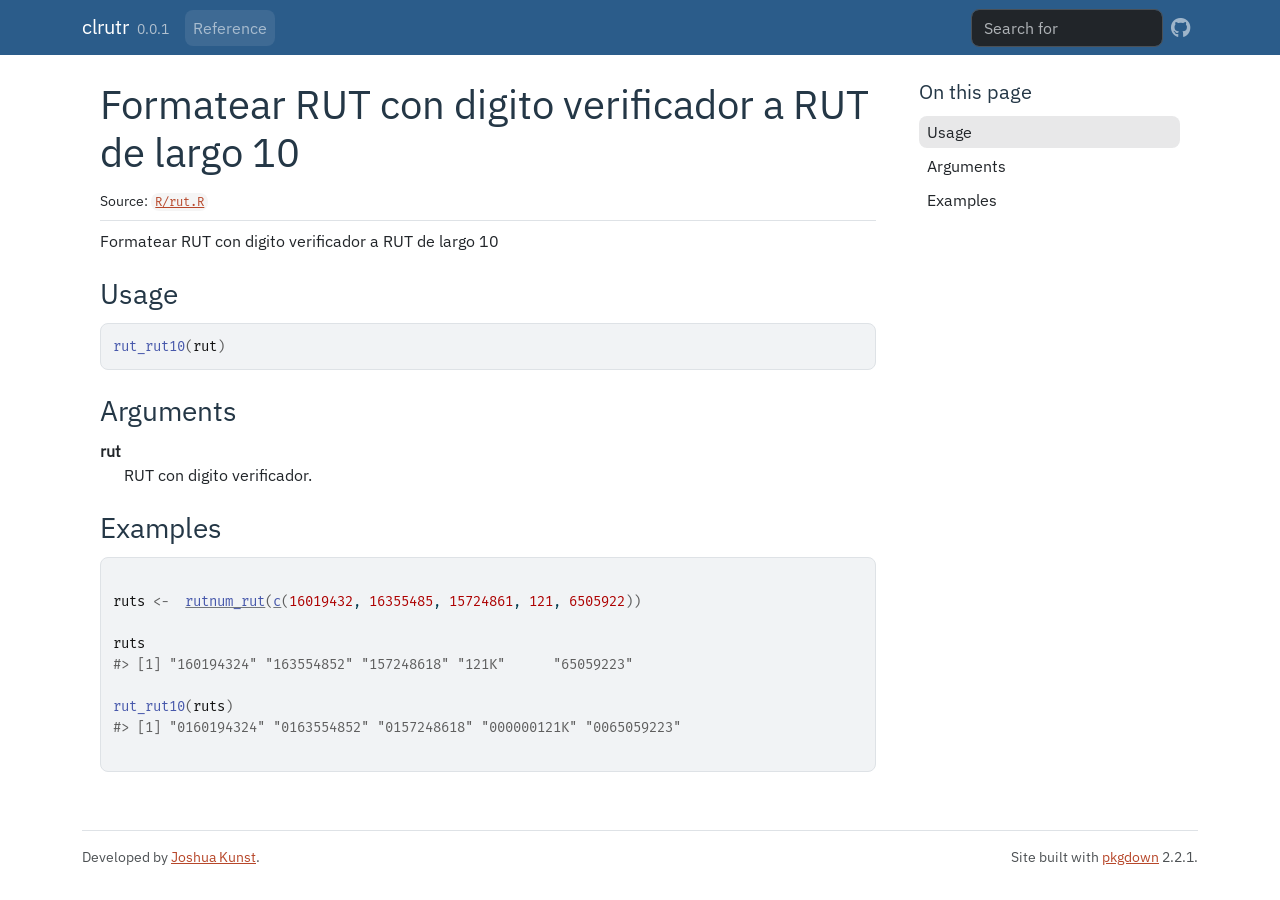
<file: reference/rut_rut10.html>
<!DOCTYPE html>
<!-- Generated by pkgdown: do not edit by hand --><html lang="es"><head><meta http-equiv="Content-Type" content="text/html; charset=UTF-8"><meta charset="utf-8"><meta http-equiv="X-UA-Compatible" content="IE=edge"><meta name="viewport" content="width=device-width, initial-scale=1, shrink-to-fit=no"><title>Formatear RUT con digito verificador a RUT de largo 10 — rut_rut10 • clrutr</title><script src="../deps/jquery-3.6.0/jquery-3.6.0.min.js"></script><meta name="viewport" content="width=device-width, initial-scale=1, shrink-to-fit=no"><link href="../deps/bootstrap-5.3.8/bootstrap.min.css" rel="stylesheet"><script src="../deps/bootstrap-5.3.8/bootstrap.bundle.min.js"></script><link href="../deps/IBM_Plex_Sans-0.4.10/font.css" rel="stylesheet"><link href="../deps/Fira_Mono-0.4.10/font.css" rel="stylesheet"><link href="../deps/font-awesome-6.5.2/css/all.min.css" rel="stylesheet"><link href="../deps/font-awesome-6.5.2/css/v4-shims.min.css" rel="stylesheet"><script src="../deps/headroom-0.11.0/headroom.min.js"></script><script src="../deps/headroom-0.11.0/jQuery.headroom.min.js"></script><script src="../deps/bootstrap-toc-1.0.1/bootstrap-toc.min.js"></script><script src="../deps/clipboard.js-2.0.11/clipboard.min.js"></script><script src="../deps/search-1.0.0/autocomplete.jquery.min.js"></script><script src="../deps/search-1.0.0/fuse.min.js"></script><script src="../deps/search-1.0.0/mark.min.js"></script><!-- pkgdown --><script src="../pkgdown.js"></script><meta property="og:title" content="Formatear RUT con digito verificador a RUT de largo 10 — rut_rut10"><meta name="description" content="Formatear RUT con digito verificador a RUT de largo 10"><meta property="og:description" content="Formatear RUT con digito verificador a RUT de largo 10"><!-- Google tag (gtag.js) --><script async src="https://www.googletagmanager.com/gtag/js?id=G-ECZ9XLT78C"></script><script>
  window.dataLayer = window.dataLayer || [];
  function gtag(){dataLayer.push(arguments);}
  gtag('js', new Date());
  gtag('config', 'G-ECZ9XLT78C');
</script></head><body>
    <a href="#main" class="visually-hidden-focusable">Skip to contents</a>


    <nav class="navbar navbar-expand-lg fixed-top bg-primary" data-bs-theme="dark" aria-label="Site navigation"><div class="container">

    <a class="navbar-brand me-2" href="../index.html">clrutr</a>

    <small class="nav-text text-muted me-auto" data-bs-toggle="tooltip" data-bs-placement="bottom" title="">0.0.1</small>


    <button class="navbar-toggler" type="button" data-bs-toggle="collapse" data-bs-target="#navbar" aria-controls="navbar" aria-expanded="false" aria-label="Toggle navigation">
      <span class="navbar-toggler-icon"></span>
    </button>

    <div id="navbar" class="collapse navbar-collapse ms-3">
      <ul class="navbar-nav me-auto"><li class="active nav-item"><a class="nav-link" href="../reference/index.html">Reference</a></li>
      </ul><ul class="navbar-nav"><li class="nav-item"><form class="form-inline" role="search">
 <input class="form-control" type="search" name="search-input" id="search-input" autocomplete="off" aria-label="Search site" placeholder="Search for" data-search-index="../search.json"></form></li>
<li class="nav-item"><a class="external-link nav-link" href="https://github.com/jbkunst/clrutr/" aria-label="GitHub"><span class="fa fab fa-github fa-lg"></span></a></li>
      </ul></div>


  </div>
</nav><div class="container template-reference-topic">
<div class="row">
  <main id="main" class="col-md-9"><div class="page-header">

      <h1>Formatear RUT con digito verificador a RUT de largo 10</h1>
      <small class="dont-index">Source: <a href="https://github.com/jbkunst/clrutr/blob/master/R/rut.R" class="external-link"><code>R/rut.R</code></a></small>
      <div class="d-none name"><code>rut_rut10.Rd</code></div>
    </div>

    <div class="ref-description section level2">
    <p>Formatear RUT con digito verificador a RUT de largo 10</p>
    </div>

    <div class="section level2">
    <h2 id="ref-usage">Usage<a class="anchor" aria-label="anchor" href="#ref-usage"></a></h2>
    <div class="sourceCode"><pre class="sourceCode r"><code><span><span class="fu">rut_rut10</span><span class="op">(</span><span class="va">rut</span><span class="op">)</span></span></code></pre></div>
    </div>

    <div class="section level2">
    <h2 id="arguments">Arguments<a class="anchor" aria-label="anchor" href="#arguments"></a></h2>


<dl><dt id="arg-rut">rut<a class="anchor" aria-label="anchor" href="#arg-rut"></a></dt>
<dd><p>RUT con digito verificador.</p></dd>

</dl></div>

    <div class="section level2">
    <h2 id="ref-examples">Examples<a class="anchor" aria-label="anchor" href="#ref-examples"></a></h2>
    <div class="sourceCode"><pre class="sourceCode r"><code><span class="r-in"><span></span></span>
<span class="r-in"><span><span class="va">ruts</span> <span class="op">&lt;-</span>  <span class="fu"><a href="rutnum_rut.html">rutnum_rut</a></span><span class="op">(</span><span class="fu"><a href="https://rdrr.io/r/base/c.html" class="external-link">c</a></span><span class="op">(</span><span class="fl">16019432</span>, <span class="fl">16355485</span>, <span class="fl">15724861</span>, <span class="fl">121</span>, <span class="fl">6505922</span><span class="op">)</span><span class="op">)</span></span></span>
<span class="r-in"><span></span></span>
<span class="r-in"><span><span class="va">ruts</span></span></span>
<span class="r-out co"><span class="r-pr">#&gt;</span> [1] "160194324" "163554852" "157248618" "121K"      "65059223" </span>
<span class="r-in"><span></span></span>
<span class="r-in"><span><span class="fu">rut_rut10</span><span class="op">(</span><span class="va">ruts</span><span class="op">)</span></span></span>
<span class="r-out co"><span class="r-pr">#&gt;</span> [1] "0160194324" "0163554852" "0157248618" "000000121K" "0065059223"</span>
<span class="r-in"><span></span></span>
</code></pre></div>
    </div>
  </main><aside class="col-md-3"><nav id="toc" aria-label="Table of contents"><h2>On this page</h2>
    </nav></aside></div>


    <footer><div class="pkgdown-footer-left">
  <p>Developed by <a href="https://jkunst.com" class="external-link">Joshua Kunst</a>.</p>
</div>

<div class="pkgdown-footer-right">
  <p>Site built with <a href="https://pkgdown.r-lib.org/" class="external-link">pkgdown</a> 2.2.1.</p>
</div>

    </footer></div>





  </body></html>
</file>
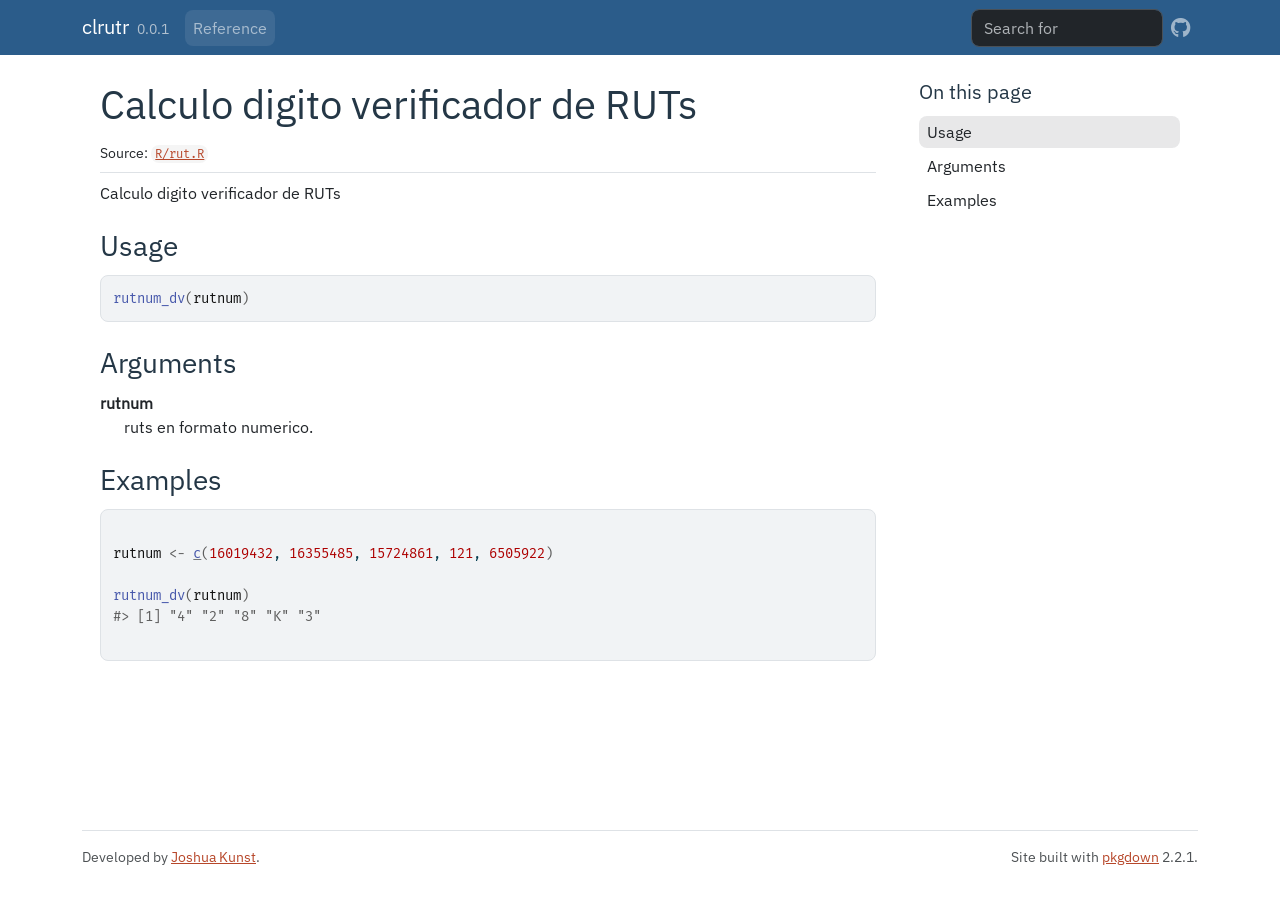
<file: reference/rutnum_dv.html>
<!DOCTYPE html>
<!-- Generated by pkgdown: do not edit by hand --><html lang="es"><head><meta http-equiv="Content-Type" content="text/html; charset=UTF-8"><meta charset="utf-8"><meta http-equiv="X-UA-Compatible" content="IE=edge"><meta name="viewport" content="width=device-width, initial-scale=1, shrink-to-fit=no"><title>Calculo digito verificador de RUTs — rutnum_dv • clrutr</title><script src="../deps/jquery-3.6.0/jquery-3.6.0.min.js"></script><meta name="viewport" content="width=device-width, initial-scale=1, shrink-to-fit=no"><link href="../deps/bootstrap-5.3.8/bootstrap.min.css" rel="stylesheet"><script src="../deps/bootstrap-5.3.8/bootstrap.bundle.min.js"></script><link href="../deps/IBM_Plex_Sans-0.4.10/font.css" rel="stylesheet"><link href="../deps/Fira_Mono-0.4.10/font.css" rel="stylesheet"><link href="../deps/font-awesome-6.5.2/css/all.min.css" rel="stylesheet"><link href="../deps/font-awesome-6.5.2/css/v4-shims.min.css" rel="stylesheet"><script src="../deps/headroom-0.11.0/headroom.min.js"></script><script src="../deps/headroom-0.11.0/jQuery.headroom.min.js"></script><script src="../deps/bootstrap-toc-1.0.1/bootstrap-toc.min.js"></script><script src="../deps/clipboard.js-2.0.11/clipboard.min.js"></script><script src="../deps/search-1.0.0/autocomplete.jquery.min.js"></script><script src="../deps/search-1.0.0/fuse.min.js"></script><script src="../deps/search-1.0.0/mark.min.js"></script><!-- pkgdown --><script src="../pkgdown.js"></script><meta property="og:title" content="Calculo digito verificador de RUTs — rutnum_dv"><meta name="description" content="Calculo digito verificador de RUTs"><meta property="og:description" content="Calculo digito verificador de RUTs"><!-- Google tag (gtag.js) --><script async src="https://www.googletagmanager.com/gtag/js?id=G-ECZ9XLT78C"></script><script>
  window.dataLayer = window.dataLayer || [];
  function gtag(){dataLayer.push(arguments);}
  gtag('js', new Date());
  gtag('config', 'G-ECZ9XLT78C');
</script></head><body>
    <a href="#main" class="visually-hidden-focusable">Skip to contents</a>


    <nav class="navbar navbar-expand-lg fixed-top bg-primary" data-bs-theme="dark" aria-label="Site navigation"><div class="container">

    <a class="navbar-brand me-2" href="../index.html">clrutr</a>

    <small class="nav-text text-muted me-auto" data-bs-toggle="tooltip" data-bs-placement="bottom" title="">0.0.1</small>


    <button class="navbar-toggler" type="button" data-bs-toggle="collapse" data-bs-target="#navbar" aria-controls="navbar" aria-expanded="false" aria-label="Toggle navigation">
      <span class="navbar-toggler-icon"></span>
    </button>

    <div id="navbar" class="collapse navbar-collapse ms-3">
      <ul class="navbar-nav me-auto"><li class="active nav-item"><a class="nav-link" href="../reference/index.html">Reference</a></li>
      </ul><ul class="navbar-nav"><li class="nav-item"><form class="form-inline" role="search">
 <input class="form-control" type="search" name="search-input" id="search-input" autocomplete="off" aria-label="Search site" placeholder="Search for" data-search-index="../search.json"></form></li>
<li class="nav-item"><a class="external-link nav-link" href="https://github.com/jbkunst/clrutr/" aria-label="GitHub"><span class="fa fab fa-github fa-lg"></span></a></li>
      </ul></div>


  </div>
</nav><div class="container template-reference-topic">
<div class="row">
  <main id="main" class="col-md-9"><div class="page-header">

      <h1>Calculo digito verificador de RUTs</h1>
      <small class="dont-index">Source: <a href="https://github.com/jbkunst/clrutr/blob/master/R/rut.R" class="external-link"><code>R/rut.R</code></a></small>
      <div class="d-none name"><code>rutnum_dv.Rd</code></div>
    </div>

    <div class="ref-description section level2">
    <p>Calculo digito verificador de RUTs</p>
    </div>

    <div class="section level2">
    <h2 id="ref-usage">Usage<a class="anchor" aria-label="anchor" href="#ref-usage"></a></h2>
    <div class="sourceCode"><pre class="sourceCode r"><code><span><span class="fu">rutnum_dv</span><span class="op">(</span><span class="va">rutnum</span><span class="op">)</span></span></code></pre></div>
    </div>

    <div class="section level2">
    <h2 id="arguments">Arguments<a class="anchor" aria-label="anchor" href="#arguments"></a></h2>


<dl><dt id="arg-rutnum">rutnum<a class="anchor" aria-label="anchor" href="#arg-rutnum"></a></dt>
<dd><p>ruts en formato numerico.</p></dd>

</dl></div>

    <div class="section level2">
    <h2 id="ref-examples">Examples<a class="anchor" aria-label="anchor" href="#ref-examples"></a></h2>
    <div class="sourceCode"><pre class="sourceCode r"><code><span class="r-in"><span></span></span>
<span class="r-in"><span><span class="va">rutnum</span> <span class="op">&lt;-</span> <span class="fu"><a href="https://rdrr.io/r/base/c.html" class="external-link">c</a></span><span class="op">(</span><span class="fl">16019432</span>, <span class="fl">16355485</span>, <span class="fl">15724861</span>, <span class="fl">121</span>, <span class="fl">6505922</span><span class="op">)</span></span></span>
<span class="r-in"><span></span></span>
<span class="r-in"><span><span class="fu">rutnum_dv</span><span class="op">(</span><span class="va">rutnum</span><span class="op">)</span></span></span>
<span class="r-out co"><span class="r-pr">#&gt;</span> [1] "4" "2" "8" "K" "3"</span>
<span class="r-in"><span></span></span>
</code></pre></div>
    </div>
  </main><aside class="col-md-3"><nav id="toc" aria-label="Table of contents"><h2>On this page</h2>
    </nav></aside></div>


    <footer><div class="pkgdown-footer-left">
  <p>Developed by <a href="https://jkunst.com" class="external-link">Joshua Kunst</a>.</p>
</div>

<div class="pkgdown-footer-right">
  <p>Site built with <a href="https://pkgdown.r-lib.org/" class="external-link">pkgdown</a> 2.2.1.</p>
</div>

    </footer></div>





  </body></html>
</file>
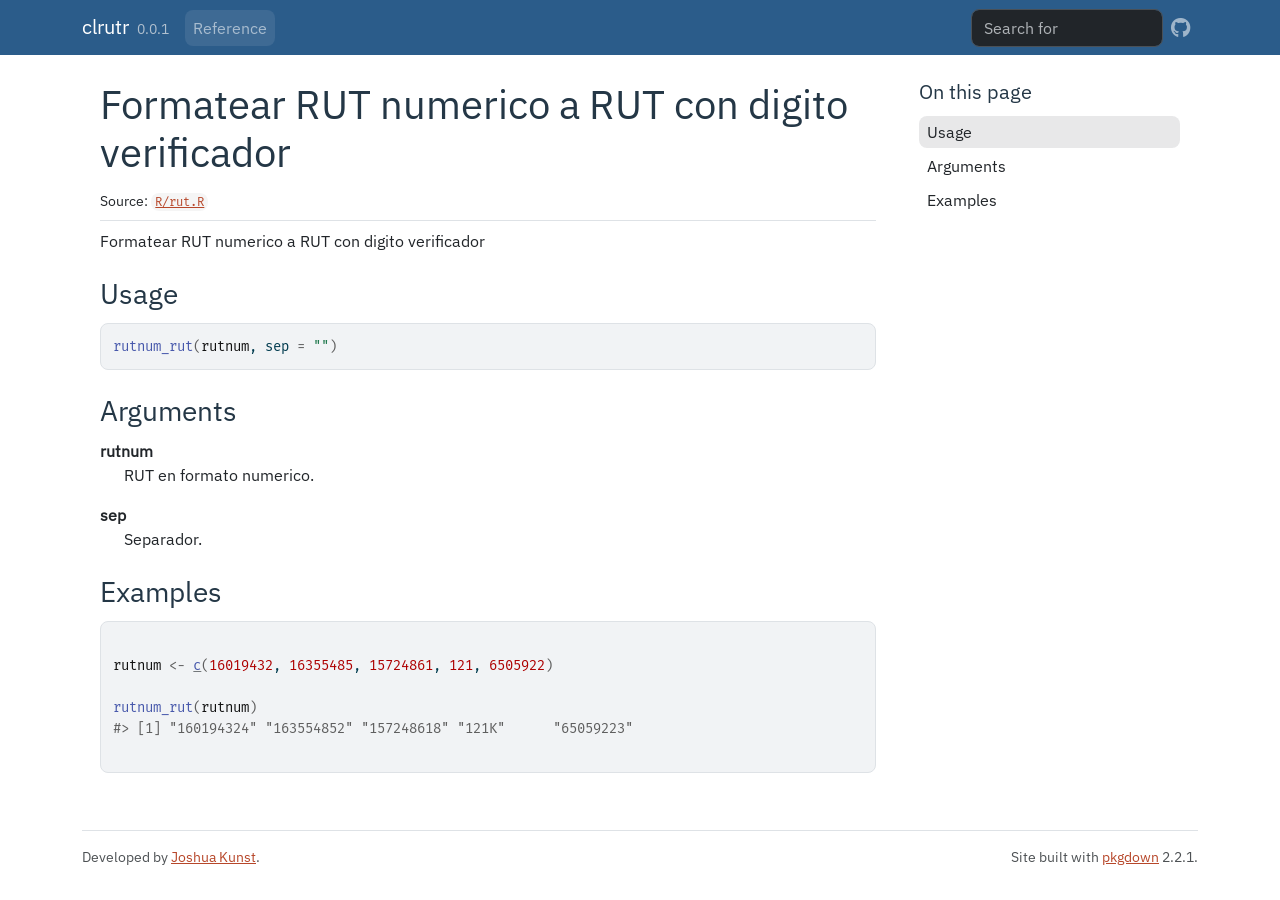
<file: reference/rutnum_rut.html>
<!DOCTYPE html>
<!-- Generated by pkgdown: do not edit by hand --><html lang="es"><head><meta http-equiv="Content-Type" content="text/html; charset=UTF-8"><meta charset="utf-8"><meta http-equiv="X-UA-Compatible" content="IE=edge"><meta name="viewport" content="width=device-width, initial-scale=1, shrink-to-fit=no"><title>Formatear RUT numerico a RUT con digito verificador — rutnum_rut • clrutr</title><script src="../deps/jquery-3.6.0/jquery-3.6.0.min.js"></script><meta name="viewport" content="width=device-width, initial-scale=1, shrink-to-fit=no"><link href="../deps/bootstrap-5.3.8/bootstrap.min.css" rel="stylesheet"><script src="../deps/bootstrap-5.3.8/bootstrap.bundle.min.js"></script><link href="../deps/IBM_Plex_Sans-0.4.10/font.css" rel="stylesheet"><link href="../deps/Fira_Mono-0.4.10/font.css" rel="stylesheet"><link href="../deps/font-awesome-6.5.2/css/all.min.css" rel="stylesheet"><link href="../deps/font-awesome-6.5.2/css/v4-shims.min.css" rel="stylesheet"><script src="../deps/headroom-0.11.0/headroom.min.js"></script><script src="../deps/headroom-0.11.0/jQuery.headroom.min.js"></script><script src="../deps/bootstrap-toc-1.0.1/bootstrap-toc.min.js"></script><script src="../deps/clipboard.js-2.0.11/clipboard.min.js"></script><script src="../deps/search-1.0.0/autocomplete.jquery.min.js"></script><script src="../deps/search-1.0.0/fuse.min.js"></script><script src="../deps/search-1.0.0/mark.min.js"></script><!-- pkgdown --><script src="../pkgdown.js"></script><meta property="og:title" content="Formatear RUT numerico a RUT con digito verificador — rutnum_rut"><meta name="description" content="Formatear RUT numerico a RUT con digito verificador"><meta property="og:description" content="Formatear RUT numerico a RUT con digito verificador"><!-- Google tag (gtag.js) --><script async src="https://www.googletagmanager.com/gtag/js?id=G-ECZ9XLT78C"></script><script>
  window.dataLayer = window.dataLayer || [];
  function gtag(){dataLayer.push(arguments);}
  gtag('js', new Date());
  gtag('config', 'G-ECZ9XLT78C');
</script></head><body>
    <a href="#main" class="visually-hidden-focusable">Skip to contents</a>


    <nav class="navbar navbar-expand-lg fixed-top bg-primary" data-bs-theme="dark" aria-label="Site navigation"><div class="container">

    <a class="navbar-brand me-2" href="../index.html">clrutr</a>

    <small class="nav-text text-muted me-auto" data-bs-toggle="tooltip" data-bs-placement="bottom" title="">0.0.1</small>


    <button class="navbar-toggler" type="button" data-bs-toggle="collapse" data-bs-target="#navbar" aria-controls="navbar" aria-expanded="false" aria-label="Toggle navigation">
      <span class="navbar-toggler-icon"></span>
    </button>

    <div id="navbar" class="collapse navbar-collapse ms-3">
      <ul class="navbar-nav me-auto"><li class="active nav-item"><a class="nav-link" href="../reference/index.html">Reference</a></li>
      </ul><ul class="navbar-nav"><li class="nav-item"><form class="form-inline" role="search">
 <input class="form-control" type="search" name="search-input" id="search-input" autocomplete="off" aria-label="Search site" placeholder="Search for" data-search-index="../search.json"></form></li>
<li class="nav-item"><a class="external-link nav-link" href="https://github.com/jbkunst/clrutr/" aria-label="GitHub"><span class="fa fab fa-github fa-lg"></span></a></li>
      </ul></div>


  </div>
</nav><div class="container template-reference-topic">
<div class="row">
  <main id="main" class="col-md-9"><div class="page-header">

      <h1>Formatear RUT numerico a RUT con digito verificador</h1>
      <small class="dont-index">Source: <a href="https://github.com/jbkunst/clrutr/blob/master/R/rut.R" class="external-link"><code>R/rut.R</code></a></small>
      <div class="d-none name"><code>rutnum_rut.Rd</code></div>
    </div>

    <div class="ref-description section level2">
    <p>Formatear RUT numerico a RUT con digito verificador</p>
    </div>

    <div class="section level2">
    <h2 id="ref-usage">Usage<a class="anchor" aria-label="anchor" href="#ref-usage"></a></h2>
    <div class="sourceCode"><pre class="sourceCode r"><code><span><span class="fu">rutnum_rut</span><span class="op">(</span><span class="va">rutnum</span>, sep <span class="op">=</span> <span class="st">""</span><span class="op">)</span></span></code></pre></div>
    </div>

    <div class="section level2">
    <h2 id="arguments">Arguments<a class="anchor" aria-label="anchor" href="#arguments"></a></h2>


<dl><dt id="arg-rutnum">rutnum<a class="anchor" aria-label="anchor" href="#arg-rutnum"></a></dt>
<dd><p>RUT en formato numerico.</p></dd>


<dt id="arg-sep">sep<a class="anchor" aria-label="anchor" href="#arg-sep"></a></dt>
<dd><p>Separador.</p></dd>

</dl></div>

    <div class="section level2">
    <h2 id="ref-examples">Examples<a class="anchor" aria-label="anchor" href="#ref-examples"></a></h2>
    <div class="sourceCode"><pre class="sourceCode r"><code><span class="r-in"><span></span></span>
<span class="r-in"><span><span class="va">rutnum</span> <span class="op">&lt;-</span> <span class="fu"><a href="https://rdrr.io/r/base/c.html" class="external-link">c</a></span><span class="op">(</span><span class="fl">16019432</span>, <span class="fl">16355485</span>, <span class="fl">15724861</span>, <span class="fl">121</span>, <span class="fl">6505922</span><span class="op">)</span></span></span>
<span class="r-in"><span></span></span>
<span class="r-in"><span><span class="fu">rutnum_rut</span><span class="op">(</span><span class="va">rutnum</span><span class="op">)</span></span></span>
<span class="r-out co"><span class="r-pr">#&gt;</span> [1] "160194324" "163554852" "157248618" "121K"      "65059223" </span>
<span class="r-in"><span></span></span>
</code></pre></div>
    </div>
  </main><aside class="col-md-3"><nav id="toc" aria-label="Table of contents"><h2>On this page</h2>
    </nav></aside></div>


    <footer><div class="pkgdown-footer-left">
  <p>Developed by <a href="https://jkunst.com" class="external-link">Joshua Kunst</a>.</p>
</div>

<div class="pkgdown-footer-right">
  <p>Site built with <a href="https://pkgdown.r-lib.org/" class="external-link">pkgdown</a> 2.2.1.</p>
</div>

    </footer></div>





  </body></html>
</file>
<file: deps/IBM_Plex_Sans-0.4.10/font.css>
/* cyrillic-ext */
@font-face {
  font-family: 'IBM Plex Sans';
  font-style: normal;
  font-weight: 400;
  font-stretch: 100%;
  font-display: swap;
  src: url(zYXGKVElMYYaJe8bpLHnCwDKr932-G7dytD-Dmu1swZSAXcomDVmadSD6llDCqg4poY.woff2) format('woff2');
  unicode-range: U+0460-052F, U+1C80-1C8A, U+20B4, U+2DE0-2DFF, U+A640-A69F, U+FE2E-FE2F;
}
/* cyrillic */
@font-face {
  font-family: 'IBM Plex Sans';
  font-style: normal;
  font-weight: 400;
  font-stretch: 100%;
  font-display: swap;
  src: url(zYXGKVElMYYaJe8bpLHnCwDKr932-G7dytD-Dmu1swZSAXcomDVmadSD6llDA6g4poY.woff2) format('woff2');
  unicode-range: U+0301, U+0400-045F, U+0490-0491, U+04B0-04B1, U+2116;
}
/* greek */
@font-face {
  font-family: 'IBM Plex Sans';
  font-style: normal;
  font-weight: 400;
  font-stretch: 100%;
  font-display: swap;
  src: url(zYXGKVElMYYaJe8bpLHnCwDKr932-G7dytD-Dmu1swZSAXcomDVmadSD6llDBKg4poY.woff2) format('woff2');
  unicode-range: U+0370-0377, U+037A-037F, U+0384-038A, U+038C, U+038E-03A1, U+03A3-03FF;
}
/* vietnamese */
@font-face {
  font-family: 'IBM Plex Sans';
  font-style: normal;
  font-weight: 400;
  font-stretch: 100%;
  font-display: swap;
  src: url(zYXGKVElMYYaJe8bpLHnCwDKr932-G7dytD-Dmu1swZSAXcomDVmadSD6llDCKg4poY.woff2) format('woff2');
  unicode-range: U+0102-0103, U+0110-0111, U+0128-0129, U+0168-0169, U+01A0-01A1, U+01AF-01B0, U+0300-0301, U+0303-0304, U+0308-0309, U+0323, U+0329, U+1EA0-1EF9, U+20AB;
}
/* latin-ext */
@font-face {
  font-family: 'IBM Plex Sans';
  font-style: normal;
  font-weight: 400;
  font-stretch: 100%;
  font-display: swap;
  src: url(zYXGKVElMYYaJe8bpLHnCwDKr932-G7dytD-Dmu1swZSAXcomDVmadSD6llDCag4poY.woff2) format('woff2');
  unicode-range: U+0100-02BA, U+02BD-02C5, U+02C7-02CC, U+02CE-02D7, U+02DD-02FF, U+0304, U+0308, U+0329, U+1D00-1DBF, U+1E00-1E9F, U+1EF2-1EFF, U+2020, U+20A0-20AB, U+20AD-20C0, U+2113, U+2C60-2C7F, U+A720-A7FF;
}
/* latin */
@font-face {
  font-family: 'IBM Plex Sans';
  font-style: normal;
  font-weight: 400;
  font-stretch: 100%;
  font-display: swap;
  src: url(zYXGKVElMYYaJe8bpLHnCwDKr932-G7dytD-Dmu1swZSAXcomDVmadSD6llDB6g4.woff2) format('woff2');
  unicode-range: U+0000-00FF, U+0131, U+0152-0153, U+02BB-02BC, U+02C6, U+02DA, U+02DC, U+0304, U+0308, U+0329, U+2000-206F, U+20AC, U+2122, U+2191, U+2193, U+2212, U+2215, U+FEFF, U+FFFD;
}
</file>
<file: deps/Fira_Mono-0.4.10/font.css>
/* cyrillic-ext */
@font-face {
  font-family: 'Fira Mono';
  font-style: normal;
  font-weight: 400;
  font-display: swap;
  src: url(N0bX2SlFPv1weGeLZDtgK_7SodY.woff2) format('woff2');
  unicode-range: U+0460-052F, U+1C80-1C8A, U+20B4, U+2DE0-2DFF, U+A640-A69F, U+FE2E-FE2F;
}
/* cyrillic */
@font-face {
  font-family: 'Fira Mono';
  font-style: normal;
  font-weight: 400;
  font-display: swap;
  src: url(N0bX2SlFPv1weGeLZDtgIv7SodY.woff2) format('woff2');
  unicode-range: U+0301, U+0400-045F, U+0490-0491, U+04B0-04B1, U+2116;
}
/* greek-ext */
@font-face {
  font-family: 'Fira Mono';
  font-style: normal;
  font-weight: 400;
  font-display: swap;
  src: url(N0bX2SlFPv1weGeLZDtgKv7SodY.woff2) format('woff2');
  unicode-range: U+1F00-1FFF;
}
/* greek */
@font-face {
  font-family: 'Fira Mono';
  font-style: normal;
  font-weight: 400;
  font-display: swap;
  src: url(N0bX2SlFPv1weGeLZDtgJf7SodY.woff2) format('woff2');
  unicode-range: U+0370-0377, U+037A-037F, U+0384-038A, U+038C, U+038E-03A1, U+03A3-03FF;
}
/* symbols2 */
@font-face {
  font-family: 'Fira Mono';
  font-style: normal;
  font-weight: 400;
  font-display: swap;
  src: url(N0bX2SlFPv1weGeLZDtgnN_3nO_Q.woff2) format('woff2');
  unicode-range: U+2000-2001, U+2004-2008, U+200A, U+23B8-23BD, U+2500-259F;
}
/* latin-ext */
@font-face {
  font-family: 'Fira Mono';
  font-style: normal;
  font-weight: 400;
  font-display: swap;
  src: url(N0bX2SlFPv1weGeLZDtgKP7SodY.woff2) format('woff2');
  unicode-range: U+0100-02BA, U+02BD-02C5, U+02C7-02CC, U+02CE-02D7, U+02DD-02FF, U+0304, U+0308, U+0329, U+1D00-1DBF, U+1E00-1E9F, U+1EF2-1EFF, U+2020, U+20A0-20AB, U+20AD-20C0, U+2113, U+2C60-2C7F, U+A720-A7FF;
}
/* latin */
@font-face {
  font-family: 'Fira Mono';
  font-style: normal;
  font-weight: 400;
  font-display: swap;
  src: url(N0bX2SlFPv1weGeLZDtgJv7S.woff2) format('woff2');
  unicode-range: U+0000-00FF, U+0131, U+0152-0153, U+02BB-02BC, U+02C6, U+02DA, U+02DC, U+0304, U+0308, U+0329, U+2000-206F, U+20AC, U+2122, U+2191, U+2193, U+2212, U+2215, U+FEFF, U+FFFD;
}
</file>
<file: deps/font-awesome-6.5.2/css/v4-shims.min.css>
/*!
 * Font Awesome Free 6.5.2 by @fontawesome - https://fontawesome.com
 * License - https://fontawesome.com/license/free (Icons: CC BY 4.0, Fonts: SIL OFL 1.1, Code: MIT License)
 * Copyright 2024 Fonticons, Inc.
 */
.fa.fa-glass:before{content:"\f000"}.fa.fa-envelope-o{font-family:"Font Awesome 6 Free";font-weight:400}.fa.fa-envelope-o:before{content:"\f0e0"}.fa.fa-star-o{font-family:"Font Awesome 6 Free";font-weight:400}.fa.fa-star-o:before{content:"\f005"}.fa.fa-close:before,.fa.fa-remove:before{content:"\f00d"}.fa.fa-gear:before{content:"\f013"}.fa.fa-trash-o{font-family:"Font Awesome 6 Free";font-weight:400}.fa.fa-trash-o:before{content:"\f2ed"}.fa.fa-home:before{content:"\f015"}.fa.fa-file-o{font-family:"Font Awesome 6 Free";font-weight:400}.fa.fa-file-o:before{content:"\f15b"}.fa.fa-clock-o{font-family:"Font Awesome 6 Free";font-weight:400}.fa.fa-clock-o:before{content:"\f017"}.fa.fa-arrow-circle-o-down{font-family:"Font Awesome 6 Free";font-weight:400}.fa.fa-arrow-circle-o-down:before{content:"\f358"}.fa.fa-arrow-circle-o-up{font-family:"Font Awesome 6 Free";font-weight:400}.fa.fa-arrow-circle-o-up:before{content:"\f35b"}.fa.fa-play-circle-o{font-family:"Font Awesome 6 Free";font-weight:400}.fa.fa-play-circle-o:before{content:"\f144"}.fa.fa-repeat:before,.fa.fa-rotate-right:before{content:"\f01e"}.fa.fa-refresh:before{content:"\f021"}.fa.fa-list-alt{font-family:"Font Awesome 6 Free";font-weight:400}.fa.fa-list-alt:before{content:"\f022"}.fa.fa-dedent:before{content:"\f03b"}.fa.fa-video-camera:before{content:"\f03d"}.fa.fa-picture-o{font-family:"Font Awesome 6 Free";font-weight:400}.fa.fa-picture-o:before{content:"\f03e"}.fa.fa-photo{font-family:"Font Awesome 6 Free";font-weight:400}.fa.fa-photo:before{content:"\f03e"}.fa.fa-image{font-family:"Font Awesome 6 Free";font-weight:400}.fa.fa-image:before{content:"\f03e"}.fa.fa-map-marker:before{content:"\f3c5"}.fa.fa-pencil-square-o{font-family:"Font Awesome 6 Free";font-weight:400}.fa.fa-pencil-square-o:before{content:"\f044"}.fa.fa-edit{font-family:"Font Awesome 6 Free";font-weight:400}.fa.fa-edit:before{content:"\f044"}.fa.fa-share-square-o:before{content:"\f14d"}.fa.fa-check-square-o{font-family:"Font Awesome 6 Free";font-weight:400}.fa.fa-check-square-o:before{content:"\f14a"}.fa.fa-arrows:before{content:"\f0b2"}.fa.fa-times-circle-o{font-family:"Font Awesome 6 Free";font-weight:400}.fa.fa-times-circle-o:before{content:"\f057"}.fa.fa-check-circle-o{font-family:"Font Awesome 6 Free";font-weight:400}.fa.fa-check-circle-o:before{content:"\f058"}.fa.fa-mail-forward:before{content:"\f064"}.fa.fa-expand:before{content:"\f424"}.fa.fa-compress:before{content:"\f422"}.fa.fa-eye,.fa.fa-eye-slash{font-family:"Font Awesome 6 Free";font-weight:400}.fa.fa-warning:before{content:"\f071"}.fa.fa-calendar:before{content:"\f073"}.fa.fa-arrows-v:before{content:"\f338"}.fa.fa-arrows-h:before{content:"\f337"}.fa.fa-bar-chart-o:before,.fa.fa-bar-chart:before{content:"\e0e3"}.fa.fa-twitter-square{font-family:"Font Awesome 6 Brands";font-weight:400}.fa.fa-twitter-square:before{content:"\f081"}.fa.fa-facebook-square{font-family:"Font Awesome 6 Brands";font-weight:400}.fa.fa-facebook-square:before{content:"\f082"}.fa.fa-gears:before{content:"\f085"}.fa.fa-thumbs-o-up{font-family:"Font Awesome 6 Free";font-weight:400}.fa.fa-thumbs-o-up:before{content:"\f164"}.fa.fa-thumbs-o-down{font-family:"Font Awesome 6 Free";font-weight:400}.fa.fa-thumbs-o-down:before{content:"\f165"}.fa.fa-heart-o{font-family:"Font Awesome 6 Free";font-weight:400}.fa.fa-heart-o:before{content:"\f004"}.fa.fa-sign-out:before{content:"\f2f5"}.fa.fa-linkedin-square{font-family:"Font Awesome 6 Brands";font-weight:400}.fa.fa-linkedin-square:before{content:"\f08c"}.fa.fa-thumb-tack:before{content:"\f08d"}.fa.fa-external-link:before{content:"\f35d"}.fa.fa-sign-in:before{content:"\f2f6"}.fa.fa-github-square{font-family:"Font Awesome 6 Brands";font-weight:400}.fa.fa-github-square:before{content:"\f092"}.fa.fa-lemon-o{font-family:"Font Awesome 6 Free";font-weight:400}.fa.fa-lemon-o:before{content:"\f094"}.fa.fa-square-o{font-family:"Font Awesome 6 Free";font-weight:400}.fa.fa-square-o:before{content:"\f0c8"}.fa.fa-bookmark-o{font-family:"Font Awesome 6 Free";font-weight:400}.fa.fa-bookmark-o:before{content:"\f02e"}.fa.fa-facebook,.fa.fa-twitter{font-family:"Font Awesome 6 Brands";font-weight:400}.fa.fa-facebook:before{content:"\f39e"}.fa.fa-facebook-f{font-family:"Font Awesome 6 Brands";font-weight:400}.fa.fa-facebook-f:before{content:"\f39e"}.fa.fa-github{font-family:"Font Awesome 6 Brands";font-weight:400}.fa.fa-credit-card{font-family:"Font Awesome 6 Free";font-weight:400}.fa.fa-feed:before{content:"\f09e"}.fa.fa-hdd-o{font-family:"Font Awesome 6 Free";font-weight:400}.fa.fa-hdd-o:before{content:"\f0a0"}.fa.fa-hand-o-right{font-family:"Font Awesome 6 Free";font-weight:400}.fa.fa-hand-o-right:before{content:"\f0a4"}.fa.fa-hand-o-left{font-family:"Font Awesome 6 Free";font-weight:400}.fa.fa-hand-o-left:before{content:"\f0a5"}.fa.fa-hand-o-up{font-family:"Font Awesome 6 Free";font-weight:400}.fa.fa-hand-o-up:before{content:"\f0a6"}.fa.fa-hand-o-down{font-family:"Font Awesome 6 Free";font-weight:400}.fa.fa-hand-o-down:before{content:"\f0a7"}.fa.fa-globe:before{content:"\f57d"}.fa.fa-tasks:before{content:"\f828"}.fa.fa-arrows-alt:before{content:"\f31e"}.fa.fa-group:before{content:"\f0c0"}.fa.fa-chain:before{content:"\f0c1"}.fa.fa-cut:before{content:"\f0c4"}.fa.fa-files-o{font-family:"Font Awesome 6 Free";font-weight:400}.fa.fa-files-o:before{content:"\f0c5"}.fa.fa-floppy-o{font-family:"Font Awesome 6 Free";font-weight:400}.fa.fa-floppy-o:before{content:"\f0c7"}.fa.fa-save{font-family:"Font Awesome 6 Free";font-weight:400}.fa.fa-save:before{content:"\f0c7"}.fa.fa-navicon:before,.fa.fa-reorder:before{content:"\f0c9"}.fa.fa-magic:before{content:"\e2ca"}.fa.fa-pinterest,.fa.fa-pinterest-square{font-family:"Font Awesome 6 Brands";font-weight:400}.fa.fa-pinterest-square:before{content:"\f0d3"}.fa.fa-google-plus-square{font-family:"Font Awesome 6 Brands";font-weight:400}.fa.fa-google-plus-square:before{content:"\f0d4"}.fa.fa-google-plus{font-family:"Font Awesome 6 Brands";font-weight:400}.fa.fa-google-plus:before{content:"\f0d5"}.fa.fa-money:before{content:"\f3d1"}.fa.fa-unsorted:before{content:"\f0dc"}.fa.fa-sort-desc:before{content:"\f0dd"}.fa.fa-sort-asc:before{content:"\f0de"}.fa.fa-linkedin{font-family:"Font Awesome 6 Brands";font-weight:400}.fa.fa-linkedin:before{content:"\f0e1"}.fa.fa-rotate-left:before{content:"\f0e2"}.fa.fa-legal:before{content:"\f0e3"}.fa.fa-dashboard:before,.fa.fa-tachometer:before{content:"\f625"}.fa.fa-comment-o{font-family:"Font Awesome 6 Free";font-weight:400}.fa.fa-comment-o:before{content:"\f075"}.fa.fa-comments-o{font-family:"Font Awesome 6 Free";font-weight:400}.fa.fa-comments-o:before{content:"\f086"}.fa.fa-flash:before{content:"\f0e7"}.fa.fa-clipboard:before{content:"\f0ea"}.fa.fa-lightbulb-o{font-family:"Font Awesome 6 Free";font-weight:400}.fa.fa-lightbulb-o:before{content:"\f0eb"}.fa.fa-exchange:before{content:"\f362"}.fa.fa-cloud-download:before{content:"\f0ed"}.fa.fa-cloud-upload:before{content:"\f0ee"}.fa.fa-bell-o{font-family:"Font Awesome 6 Free";font-weight:400}.fa.fa-bell-o:before{content:"\f0f3"}.fa.fa-cutlery:before{content:"\f2e7"}.fa.fa-file-text-o{font-family:"Font Awesome 6 Free";font-weight:400}.fa.fa-file-text-o:before{content:"\f15c"}.fa.fa-building-o{font-family:"Font Awesome 6 Free";font-weight:400}.fa.fa-building-o:before{content:"\f1ad"}.fa.fa-hospital-o{font-family:"Font Awesome 6 Free";font-weight:400}.fa.fa-hospital-o:before{content:"\f0f8"}.fa.fa-tablet:before{content:"\f3fa"}.fa.fa-mobile-phone:before,.fa.fa-mobile:before{content:"\f3cd"}.fa.fa-circle-o{font-family:"Font Awesome 6 Free";font-weight:400}.fa.fa-circle-o:before{content:"\f111"}.fa.fa-mail-reply:before{content:"\f3e5"}.fa.fa-github-alt{font-family:"Font Awesome 6 Brands";font-weight:400}.fa.fa-folder-o{font-family:"Font Awesome 6 Free";font-weight:400}.fa.fa-folder-o:before{content:"\f07b"}.fa.fa-folder-open-o{font-family:"Font Awesome 6 Free";font-weight:400}.fa.fa-folder-open-o:before{content:"\f07c"}.fa.fa-smile-o{font-family:"Font Awesome 6 Free";font-weight:400}.fa.fa-smile-o:before{content:"\f118"}.fa.fa-frown-o{font-family:"Font Awesome 6 Free";font-weight:400}.fa.fa-frown-o:before{content:"\f119"}.fa.fa-meh-o{font-family:"Font Awesome 6 Free";font-weight:400}.fa.fa-meh-o:before{content:"\f11a"}.fa.fa-keyboard-o{font-family:"Font Awesome 6 Free";font-weight:400}.fa.fa-keyboard-o:before{content:"\f11c"}.fa.fa-flag-o{font-family:"Font Awesome 6 Free";font-weight:400}.fa.fa-flag-o:before{content:"\f024"}.fa.fa-mail-reply-all:before{content:"\f122"}.fa.fa-star-half-o{font-family:"Font Awesome 6 Free";font-weight:400}.fa.fa-star-half-o:before{content:"\f5c0"}.fa.fa-star-half-empty{font-family:"Font Awesome 6 Free";font-weight:400}.fa.fa-star-half-empty:before{content:"\f5c0"}.fa.fa-star-half-full{font-family:"Font Awesome 6 Free";font-weight:400}.fa.fa-star-half-full:before{content:"\f5c0"}.fa.fa-code-fork:before{content:"\f126"}.fa.fa-chain-broken:before,.fa.fa-unlink:before{content:"\f127"}.fa.fa-calendar-o{font-family:"Font Awesome 6 Free";font-weight:400}.fa.fa-calendar-o:before{content:"\f133"}.fa.fa-css3,.fa.fa-html5,.fa.fa-maxcdn{font-family:"Font Awesome 6 Brands";font-weight:400}.fa.fa-unlock-alt:before{content:"\f09c"}.fa.fa-minus-square-o{font-family:"Font Awesome 6 Free";font-weight:400}.fa.fa-minus-square-o:before{content:"\f146"}.fa.fa-level-up:before{content:"\f3bf"}.fa.fa-level-down:before{content:"\f3be"}.fa.fa-pencil-square:before{content:"\f14b"}.fa.fa-external-link-square:before{content:"\f360"}.fa.fa-compass{font-family:"Font Awesome 6 Free";font-weight:400}.fa.fa-caret-square-o-down{font-family:"Font Awesome 6 Free";font-weight:400}.fa.fa-caret-square-o-down:before{content:"\f150"}.fa.fa-toggle-down{font-family:"Font Awesome 6 Free";font-weight:400}.fa.fa-toggle-down:before{content:"\f150"}.fa.fa-caret-square-o-up{font-family:"Font Awesome 6 Free";font-weight:400}.fa.fa-caret-square-o-up:before{content:"\f151"}.fa.fa-toggle-up{font-family:"Font Awesome 6 Free";font-weight:400}.fa.fa-toggle-up:before{content:"\f151"}.fa.fa-caret-square-o-right{font-family:"Font Awesome 6 Free";font-weight:400}.fa.fa-caret-square-o-right:before{content:"\f152"}.fa.fa-toggle-right{font-family:"Font Awesome 6 Free";font-weight:400}.fa.fa-toggle-right:before{content:"\f152"}.fa.fa-eur:before,.fa.fa-euro:before{content:"\f153"}.fa.fa-gbp:before{content:"\f154"}.fa.fa-dollar:before,.fa.fa-usd:before{content:"\24"}.fa.fa-inr:before,.fa.fa-rupee:before{content:"\e1bc"}.fa.fa-cny:before,.fa.fa-jpy:before,.fa.fa-rmb:before,.fa.fa-yen:before{content:"\f157"}.fa.fa-rouble:before,.fa.fa-rub:before,.fa.fa-ruble:before{content:"\f158"}.fa.fa-krw:before,.fa.fa-won:before{content:"\f159"}.fa.fa-bitcoin,.fa.fa-btc{font-family:"Font Awesome 6 Brands";font-weight:400}.fa.fa-bitcoin:before{content:"\f15a"}.fa.fa-file-text:before{content:"\f15c"}.fa.fa-sort-alpha-asc:before{content:"\f15d"}.fa.fa-sort-alpha-desc:before{content:"\f881"}.fa.fa-sort-amount-asc:before{content:"\f884"}.fa.fa-sort-amount-desc:before{content:"\f160"}.fa.fa-sort-numeric-asc:before{content:"\f162"}.fa.fa-sort-numeric-desc:before{content:"\f886"}.fa.fa-youtube-square{font-family:"Font Awesome 6 Brands";font-weight:400}.fa.fa-youtube-square:before{content:"\f431"}.fa.fa-xing,.fa.fa-xing-square,.fa.fa-youtube{font-family:"Font Awesome 6 Brands";font-weight:400}.fa.fa-xing-square:before{content:"\f169"}.fa.fa-youtube-play{font-family:"Font Awesome 6 Brands";font-weight:400}.fa.fa-youtube-play:before{content:"\f167"}.fa.fa-adn,.fa.fa-bitbucket,.fa.fa-bitbucket-square,.fa.fa-dropbox,.fa.fa-flickr,.fa.fa-instagram,.fa.fa-stack-overflow{font-family:"Font Awesome 6 Brands";font-weight:400}.fa.fa-bitbucket-square:before{content:"\f171"}.fa.fa-tumblr,.fa.fa-tumblr-square{font-family:"Font Awesome 6 Brands";font-weight:400}.fa.fa-tumblr-square:before{content:"\f174"}.fa.fa-long-arrow-down:before{content:"\f309"}.fa.fa-long-arrow-up:before{content:"\f30c"}.fa.fa-long-arrow-left:before{content:"\f30a"}.fa.fa-long-arrow-right:before{content:"\f30b"}.fa.fa-android,.fa.fa-apple,.fa.fa-dribbble,.fa.fa-foursquare,.fa.fa-gittip,.fa.fa-gratipay,.fa.fa-linux,.fa.fa-skype,.fa.fa-trello,.fa.fa-windows{font-family:"Font Awesome 6 Brands";font-weight:400}.fa.fa-gittip:before{content:"\f184"}.fa.fa-sun-o{font-family:"Font Awesome 6 Free";font-weight:400}.fa.fa-sun-o:before{content:"\f185"}.fa.fa-moon-o{font-family:"Font Awesome 6 Free";font-weight:400}.fa.fa-moon-o:before{content:"\f186"}.fa.fa-pagelines,.fa.fa-renren,.fa.fa-stack-exchange,.fa.fa-vk,.fa.fa-weibo{font-family:"Font Awesome 6 Brands";font-weight:400}.fa.fa-arrow-circle-o-right{font-family:"Font Awesome 6 Free";font-weight:400}.fa.fa-arrow-circle-o-right:before{content:"\f35a"}.fa.fa-arrow-circle-o-left{font-family:"Font Awesome 6 Free";font-weight:400}.fa.fa-arrow-circle-o-left:before{content:"\f359"}.fa.fa-caret-square-o-left{font-family:"Font Awesome 6 Free";font-weight:400}.fa.fa-caret-square-o-left:before{content:"\f191"}.fa.fa-toggle-left{font-family:"Font Awesome 6 Free";font-weight:400}.fa.fa-toggle-left:before{content:"\f191"}.fa.fa-dot-circle-o{font-family:"Font Awesome 6 Free";font-weight:400}.fa.fa-dot-circle-o:before{content:"\f192"}.fa.fa-vimeo-square{font-family:"Font Awesome 6 Brands";font-weight:400}.fa.fa-vimeo-square:before{content:"\f194"}.fa.fa-try:before,.fa.fa-turkish-lira:before{content:"\e2bb"}.fa.fa-plus-square-o{font-family:"Font Awesome 6 Free";font-weight:400}.fa.fa-plus-square-o:before{content:"\f0fe"}.fa.fa-openid,.fa.fa-slack,.fa.fa-wordpress{font-family:"Font Awesome 6 Brands";font-weight:400}.fa.fa-bank:before,.fa.fa-institution:before{content:"\f19c"}.fa.fa-mortar-board:before{content:"\f19d"}.fa.fa-google,.fa.fa-reddit,.fa.fa-reddit-square,.fa.fa-yahoo{font-family:"Font Awesome 6 Brands";font-weight:400}.fa.fa-reddit-square:before{content:"\f1a2"}.fa.fa-behance,.fa.fa-behance-square,.fa.fa-delicious,.fa.fa-digg,.fa.fa-drupal,.fa.fa-joomla,.fa.fa-pied-piper-alt,.fa.fa-pied-piper-pp,.fa.fa-stumbleupon,.fa.fa-stumbleupon-circle{font-family:"Font Awesome 6 Brands";font-weight:400}.fa.fa-behance-square:before{content:"\f1b5"}.fa.fa-steam,.fa.fa-steam-square{font-family:"Font Awesome 6 Brands";font-weight:400}.fa.fa-steam-square:before{content:"\f1b7"}.fa.fa-automobile:before{content:"\f1b9"}.fa.fa-cab:before{content:"\f1ba"}.fa.fa-deviantart,.fa.fa-soundcloud,.fa.fa-spotify{font-family:"Font Awesome 6 Brands";font-weight:400}.fa.fa-file-pdf-o{font-family:"Font Awesome 6 Free";font-weight:400}.fa.fa-file-pdf-o:before{content:"\f1c1"}.fa.fa-file-word-o{font-family:"Font Awesome 6 Free";font-weight:400}.fa.fa-file-word-o:before{content:"\f1c2"}.fa.fa-file-excel-o{font-family:"Font Awesome 6 Free";font-weight:400}.fa.fa-file-excel-o:before{content:"\f1c3"}.fa.fa-file-powerpoint-o{font-family:"Font Awesome 6 Free";font-weight:400}.fa.fa-file-powerpoint-o:before{content:"\f1c4"}.fa.fa-file-image-o{font-family:"Font Awesome 6 Free";font-weight:400}.fa.fa-file-image-o:before{content:"\f1c5"}.fa.fa-file-photo-o{font-family:"Font Awesome 6 Free";font-weight:400}.fa.fa-file-photo-o:before{content:"\f1c5"}.fa.fa-file-picture-o{font-family:"Font Awesome 6 Free";font-weight:400}.fa.fa-file-picture-o:before{content:"\f1c5"}.fa.fa-file-archive-o{font-family:"Font Awesome 6 Free";font-weight:400}.fa.fa-file-archive-o:before{content:"\f1c6"}.fa.fa-file-zip-o{font-family:"Font Awesome 6 Free";font-weight:400}.fa.fa-file-zip-o:before{content:"\f1c6"}.fa.fa-file-audio-o{font-family:"Font Awesome 6 Free";font-weight:400}.fa.fa-file-audio-o:before{content:"\f1c7"}.fa.fa-file-sound-o{font-family:"Font Awesome 6 Free";font-weight:400}.fa.fa-file-sound-o:before{content:"\f1c7"}.fa.fa-file-video-o{font-family:"Font Awesome 6 Free";font-weight:400}.fa.fa-file-video-o:before{content:"\f1c8"}.fa.fa-file-movie-o{font-family:"Font Awesome 6 Free";font-weight:400}.fa.fa-file-movie-o:before{content:"\f1c8"}.fa.fa-file-code-o{font-family:"Font Awesome 6 Free";font-weight:400}.fa.fa-file-code-o:before{content:"\f1c9"}.fa.fa-codepen,.fa.fa-jsfiddle,.fa.fa-vine{font-family:"Font Awesome 6 Brands";font-weight:400}.fa.fa-life-bouy:before,.fa.fa-life-buoy:before,.fa.fa-life-saver:before,.fa.fa-support:before{content:"\f1cd"}.fa.fa-circle-o-notch:before{content:"\f1ce"}.fa.fa-ra,.fa.fa-rebel{font-family:"Font Awesome 6 Brands";font-weight:400}.fa.fa-ra:before{content:"\f1d0"}.fa.fa-resistance{font-family:"Font Awesome 6 Brands";font-weight:400}.fa.fa-resistance:before{content:"\f1d0"}.fa.fa-empire,.fa.fa-ge{font-family:"Font Awesome 6 Brands";font-weight:400}.fa.fa-ge:before{content:"\f1d1"}.fa.fa-git-square{font-family:"Font Awesome 6 Brands";font-weight:400}.fa.fa-git-square:before{content:"\f1d2"}.fa.fa-git,.fa.fa-hacker-news,.fa.fa-y-combinator-square{font-family:"Font Awesome 6 Brands";font-weight:400}.fa.fa-y-combinator-square:before{content:"\f1d4"}.fa.fa-yc-square{font-family:"Font Awesome 6 Brands";font-weight:400}.fa.fa-yc-square:before{content:"\f1d4"}.fa.fa-qq,.fa.fa-tencent-weibo,.fa.fa-wechat,.fa.fa-weixin{font-family:"Font Awesome 6 Brands";font-weight:400}.fa.fa-wechat:before{content:"\f1d7"}.fa.fa-send:before{content:"\f1d8"}.fa.fa-paper-plane-o{font-family:"Font Awesome 6 Free";font-weight:400}.fa.fa-paper-plane-o:before{content:"\f1d8"}.fa.fa-send-o{font-family:"Font Awesome 6 Free";font-weight:400}.fa.fa-send-o:before{content:"\f1d8"}.fa.fa-circle-thin{font-family:"Font Awesome 6 Free";font-weight:400}.fa.fa-circle-thin:before{content:"\f111"}.fa.fa-header:before{content:"\f1dc"}.fa.fa-futbol-o{font-family:"Font Awesome 6 Free";font-weight:400}.fa.fa-futbol-o:before{content:"\f1e3"}.fa.fa-soccer-ball-o{font-family:"Font Awesome 6 Free";font-weight:400}.fa.fa-soccer-ball-o:before{content:"\f1e3"}.fa.fa-slideshare,.fa.fa-twitch,.fa.fa-yelp{font-family:"Font Awesome 6 Brands";font-weight:400}.fa.fa-newspaper-o{font-family:"Font Awesome 6 Free";font-weight:400}.fa.fa-newspaper-o:before{content:"\f1ea"}.fa.fa-cc-amex,.fa.fa-cc-discover,.fa.fa-cc-mastercard,.fa.fa-cc-paypal,.fa.fa-cc-stripe,.fa.fa-cc-visa,.fa.fa-google-wallet,.fa.fa-paypal{font-family:"Font Awesome 6 Brands";font-weight:400}.fa.fa-bell-slash-o{font-family:"Font Awesome 6 Free";font-weight:400}.fa.fa-bell-slash-o:before{content:"\f1f6"}.fa.fa-trash:before{content:"\f2ed"}.fa.fa-copyright{font-family:"Font Awesome 6 Free";font-weight:400}.fa.fa-eyedropper:before{content:"\f1fb"}.fa.fa-area-chart:before{content:"\f1fe"}.fa.fa-pie-chart:before{content:"\f200"}.fa.fa-line-chart:before{content:"\f201"}.fa.fa-lastfm,.fa.fa-lastfm-square{font-family:"Font Awesome 6 Brands";font-weight:400}.fa.fa-lastfm-square:before{content:"\f203"}.fa.fa-angellist,.fa.fa-ioxhost{font-family:"Font Awesome 6 Brands";font-weight:400}.fa.fa-cc{font-family:"Font Awesome 6 Free";font-weight:400}.fa.fa-cc:before{content:"\f20a"}.fa.fa-ils:before,.fa.fa-shekel:before,.fa.fa-sheqel:before{content:"\f20b"}.fa.fa-buysellads,.fa.fa-connectdevelop,.fa.fa-dashcube,.fa.fa-forumbee,.fa.fa-leanpub,.fa.fa-sellsy,.fa.fa-shirtsinbulk,.fa.fa-simplybuilt,.fa.fa-skyatlas{font-family:"Font Awesome 6 Brands";font-weight:400}.fa.fa-diamond{font-family:"Font Awesome 6 Free";font-weight:400}.fa.fa-diamond:before{content:"\f3a5"}.fa.fa-intersex:before,.fa.fa-transgender:before{content:"\f224"}.fa.fa-transgender-alt:before{content:"\f225"}.fa.fa-facebook-official{font-family:"Font Awesome 6 Brands";font-weight:400}.fa.fa-facebook-official:before{content:"\f09a"}.fa.fa-pinterest-p,.fa.fa-whatsapp{font-family:"Font Awesome 6 Brands";font-weight:400}.fa.fa-hotel:before{content:"\f236"}.fa.fa-medium,.fa.fa-viacoin,.fa.fa-y-combinator,.fa.fa-yc{font-family:"Font Awesome 6 Brands";font-weight:400}.fa.fa-yc:before{content:"\f23b"}.fa.fa-expeditedssl,.fa.fa-opencart,.fa.fa-optin-monster{font-family:"Font Awesome 6 Brands";font-weight:400}.fa.fa-battery-4:before,.fa.fa-battery:before{content:"\f240"}.fa.fa-battery-3:before{content:"\f241"}.fa.fa-battery-2:before{content:"\f242"}.fa.fa-battery-1:before{content:"\f243"}.fa.fa-battery-0:before{content:"\f244"}.fa.fa-object-group,.fa.fa-object-ungroup,.fa.fa-sticky-note-o{font-family:"Font Awesome 6 Free";font-weight:400}.fa.fa-sticky-note-o:before{content:"\f249"}.fa.fa-cc-diners-club,.fa.fa-cc-jcb{font-family:"Font Awesome 6 Brands";font-weight:400}.fa.fa-clone{font-family:"Font Awesome 6 Free";font-weight:400}.fa.fa-hourglass-o:before{content:"\f254"}.fa.fa-hourglass-1:before{content:"\f251"}.fa.fa-hourglass-2:before{content:"\f252"}.fa.fa-hourglass-3:before{content:"\f253"}.fa.fa-hand-rock-o{font-family:"Font Awesome 6 Free";font-weight:400}.fa.fa-hand-rock-o:before{content:"\f255"}.fa.fa-hand-grab-o{font-family:"Font Awesome 6 Free";font-weight:400}.fa.fa-hand-grab-o:before{content:"\f255"}.fa.fa-hand-paper-o{font-family:"Font Awesome 6 Free";font-weight:400}.fa.fa-hand-paper-o:before{content:"\f256"}.fa.fa-hand-stop-o{font-family:"Font Awesome 6 Free";font-weight:400}.fa.fa-hand-stop-o:before{content:"\f256"}.fa.fa-hand-scissors-o{font-family:"Font Awesome 6 Free";font-weight:400}.fa.fa-hand-scissors-o:before{content:"\f257"}.fa.fa-hand-lizard-o{font-family:"Font Awesome 6 Free";font-weight:400}.fa.fa-hand-lizard-o:before{content:"\f258"}.fa.fa-hand-spock-o{font-family:"Font Awesome 6 Free";font-weight:400}.fa.fa-hand-spock-o:before{content:"\f259"}.fa.fa-hand-pointer-o{font-family:"Font Awesome 6 Free";font-weight:400}.fa.fa-hand-pointer-o:before{content:"\f25a"}.fa.fa-hand-peace-o{font-family:"Font Awesome 6 Free";font-weight:400}.fa.fa-hand-peace-o:before{content:"\f25b"}.fa.fa-registered{font-family:"Font Awesome 6 Free";font-weight:400}.fa.fa-creative-commons,.fa.fa-gg,.fa.fa-gg-circle,.fa.fa-odnoklassniki,.fa.fa-odnoklassniki-square{font-family:"Font Awesome 6 Brands";font-weight:400}.fa.fa-odnoklassniki-square:before{content:"\f264"}.fa.fa-chrome,.fa.fa-firefox,.fa.fa-get-pocket,.fa.fa-internet-explorer,.fa.fa-opera,.fa.fa-safari,.fa.fa-wikipedia-w{font-family:"Font Awesome 6 Brands";font-weight:400}.fa.fa-television:before{content:"\f26c"}.fa.fa-500px,.fa.fa-amazon,.fa.fa-contao{font-family:"Font Awesome 6 Brands";font-weight:400}.fa.fa-calendar-plus-o{font-family:"Font Awesome 6 Free";font-weight:400}.fa.fa-calendar-plus-o:before{content:"\f271"}.fa.fa-calendar-minus-o{font-family:"Font Awesome 6 Free";font-weight:400}.fa.fa-calendar-minus-o:before{content:"\f272"}.fa.fa-calendar-times-o{font-family:"Font Awesome 6 Free";font-weight:400}.fa.fa-calendar-times-o:before{content:"\f273"}.fa.fa-calendar-check-o{font-family:"Font Awesome 6 Free";font-weight:400}.fa.fa-calendar-check-o:before{content:"\f274"}.fa.fa-map-o{font-family:"Font Awesome 6 Free";font-weight:400}.fa.fa-map-o:before{content:"\f279"}.fa.fa-commenting:before{content:"\f4ad"}.fa.fa-commenting-o{font-family:"Font Awesome 6 Free";font-weight:400}.fa.fa-commenting-o:before{content:"\f4ad"}.fa.fa-houzz,.fa.fa-vimeo{font-family:"Font Awesome 6 Brands";font-weight:400}.fa.fa-vimeo:before{content:"\f27d"}.fa.fa-black-tie,.fa.fa-edge,.fa.fa-fonticons,.fa.fa-reddit-alien{font-family:"Font Awesome 6 Brands";font-weight:400}.fa.fa-credit-card-alt:before{content:"\f09d"}.fa.fa-codiepie,.fa.fa-fort-awesome,.fa.fa-mixcloud,.fa.fa-modx,.fa.fa-product-hunt,.fa.fa-scribd,.fa.fa-usb{font-family:"Font Awesome 6 Brands";font-weight:400}.fa.fa-pause-circle-o{font-family:"Font Awesome 6 Free";font-weight:400}.fa.fa-pause-circle-o:before{content:"\f28b"}.fa.fa-stop-circle-o{font-family:"Font Awesome 6 Free";font-weight:400}.fa.fa-stop-circle-o:before{content:"\f28d"}.fa.fa-bluetooth,.fa.fa-bluetooth-b,.fa.fa-envira,.fa.fa-gitlab,.fa.fa-wheelchair-alt,.fa.fa-wpbeginner,.fa.fa-wpforms{font-family:"Font Awesome 6 Brands";font-weight:400}.fa.fa-wheelchair-alt:before{content:"\f368"}.fa.fa-question-circle-o{font-family:"Font Awesome 6 Free";font-weight:400}.fa.fa-question-circle-o:before{content:"\f059"}.fa.fa-volume-control-phone:before{content:"\f2a0"}.fa.fa-asl-interpreting:before{content:"\f2a3"}.fa.fa-deafness:before,.fa.fa-hard-of-hearing:before{content:"\f2a4"}.fa.fa-glide,.fa.fa-glide-g{font-family:"Font Awesome 6 Brands";font-weight:400}.fa.fa-signing:before{content:"\f2a7"}.fa.fa-viadeo,.fa.fa-viadeo-square{font-family:"Font Awesome 6 Brands";font-weight:400}.fa.fa-viadeo-square:before{content:"\f2aa"}.fa.fa-snapchat,.fa.fa-snapchat-ghost{font-family:"Font Awesome 6 Brands";font-weight:400}.fa.fa-snapchat-ghost:before{content:"\f2ab"}.fa.fa-snapchat-square{font-family:"Font Awesome 6 Brands";font-weight:400}.fa.fa-snapchat-square:before{content:"\f2ad"}.fa.fa-first-order,.fa.fa-google-plus-official,.fa.fa-pied-piper,.fa.fa-themeisle,.fa.fa-yoast{font-family:"Font Awesome 6 Brands";font-weight:400}.fa.fa-google-plus-official:before{content:"\f2b3"}.fa.fa-google-plus-circle{font-family:"Font Awesome 6 Brands";font-weight:400}.fa.fa-google-plus-circle:before{content:"\f2b3"}.fa.fa-fa,.fa.fa-font-awesome{font-family:"Font Awesome 6 Brands";font-weight:400}.fa.fa-fa:before{content:"\f2b4"}.fa.fa-handshake-o{font-family:"Font Awesome 6 Free";font-weight:400}.fa.fa-handshake-o:before{content:"\f2b5"}.fa.fa-envelope-open-o{font-family:"Font Awesome 6 Free";font-weight:400}.fa.fa-envelope-open-o:before{content:"\f2b6"}.fa.fa-linode{font-family:"Font Awesome 6 Brands";font-weight:400}.fa.fa-address-book-o{font-family:"Font Awesome 6 Free";font-weight:400}.fa.fa-address-book-o:before{content:"\f2b9"}.fa.fa-vcard:before{content:"\f2bb"}.fa.fa-address-card-o{font-family:"Font Awesome 6 Free";font-weight:400}.fa.fa-address-card-o:before{content:"\f2bb"}.fa.fa-vcard-o{font-family:"Font Awesome 6 Free";font-weight:400}.fa.fa-vcard-o:before{content:"\f2bb"}.fa.fa-user-circle-o{font-family:"Font Awesome 6 Free";font-weight:400}.fa.fa-user-circle-o:before{content:"\f2bd"}.fa.fa-user-o{font-family:"Font Awesome 6 Free";font-weight:400}.fa.fa-user-o:before{content:"\f007"}.fa.fa-id-badge{font-family:"Font Awesome 6 Free";font-weight:400}.fa.fa-drivers-license:before{content:"\f2c2"}.fa.fa-id-card-o{font-family:"Font Awesome 6 Free";font-weight:400}.fa.fa-id-card-o:before{content:"\f2c2"}.fa.fa-drivers-license-o{font-family:"Font Awesome 6 Free";font-weight:400}.fa.fa-drivers-license-o:before{content:"\f2c2"}.fa.fa-free-code-camp,.fa.fa-quora,.fa.fa-telegram{font-family:"Font Awesome 6 Brands";font-weight:400}.fa.fa-thermometer-4:before,.fa.fa-thermometer:before{content:"\f2c7"}.fa.fa-thermometer-3:before{content:"\f2c8"}.fa.fa-thermometer-2:before{content:"\f2c9"}.fa.fa-thermometer-1:before{content:"\f2ca"}.fa.fa-thermometer-0:before{content:"\f2cb"}.fa.fa-bathtub:before,.fa.fa-s15:before{content:"\f2cd"}.fa.fa-window-maximize,.fa.fa-window-restore{font-family:"Font Awesome 6 Free";font-weight:400}.fa.fa-times-rectangle:before{content:"\f410"}.fa.fa-window-close-o{font-family:"Font Awesome 6 Free";font-weight:400}.fa.fa-window-close-o:before{content:"\f410"}.fa.fa-times-rectangle-o{font-family:"Font Awesome 6 Free";font-weight:400}.fa.fa-times-rectangle-o:before{content:"\f410"}.fa.fa-bandcamp,.fa.fa-eercast,.fa.fa-etsy,.fa.fa-grav,.fa.fa-imdb,.fa.fa-ravelry{font-family:"Font Awesome 6 Brands";font-weight:400}.fa.fa-eercast:before{content:"\f2da"}.fa.fa-snowflake-o{font-family:"Font Awesome 6 Free";font-weight:400}.fa.fa-snowflake-o:before{content:"\f2dc"}.fa.fa-meetup,.fa.fa-superpowers,.fa.fa-wpexplorer{font-family:"Font Awesome 6 Brands";font-weight:400}
</file>
